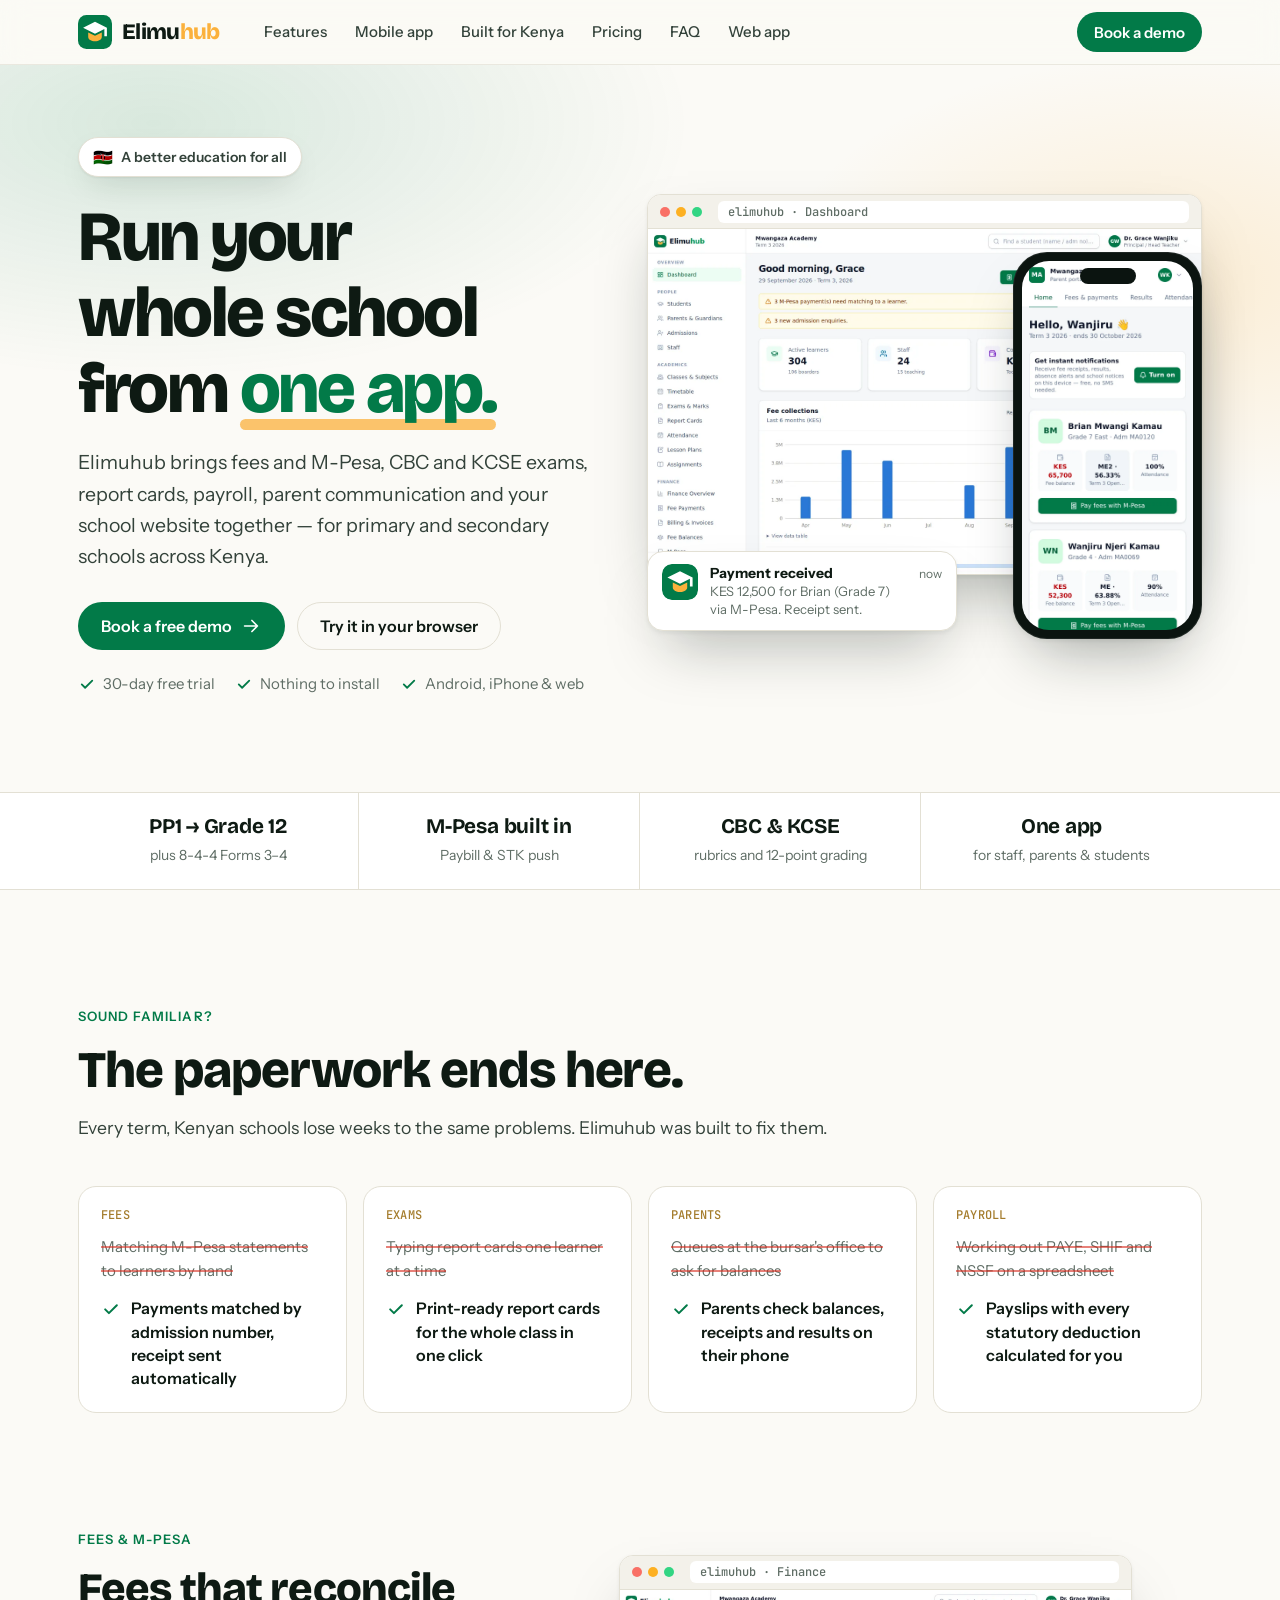
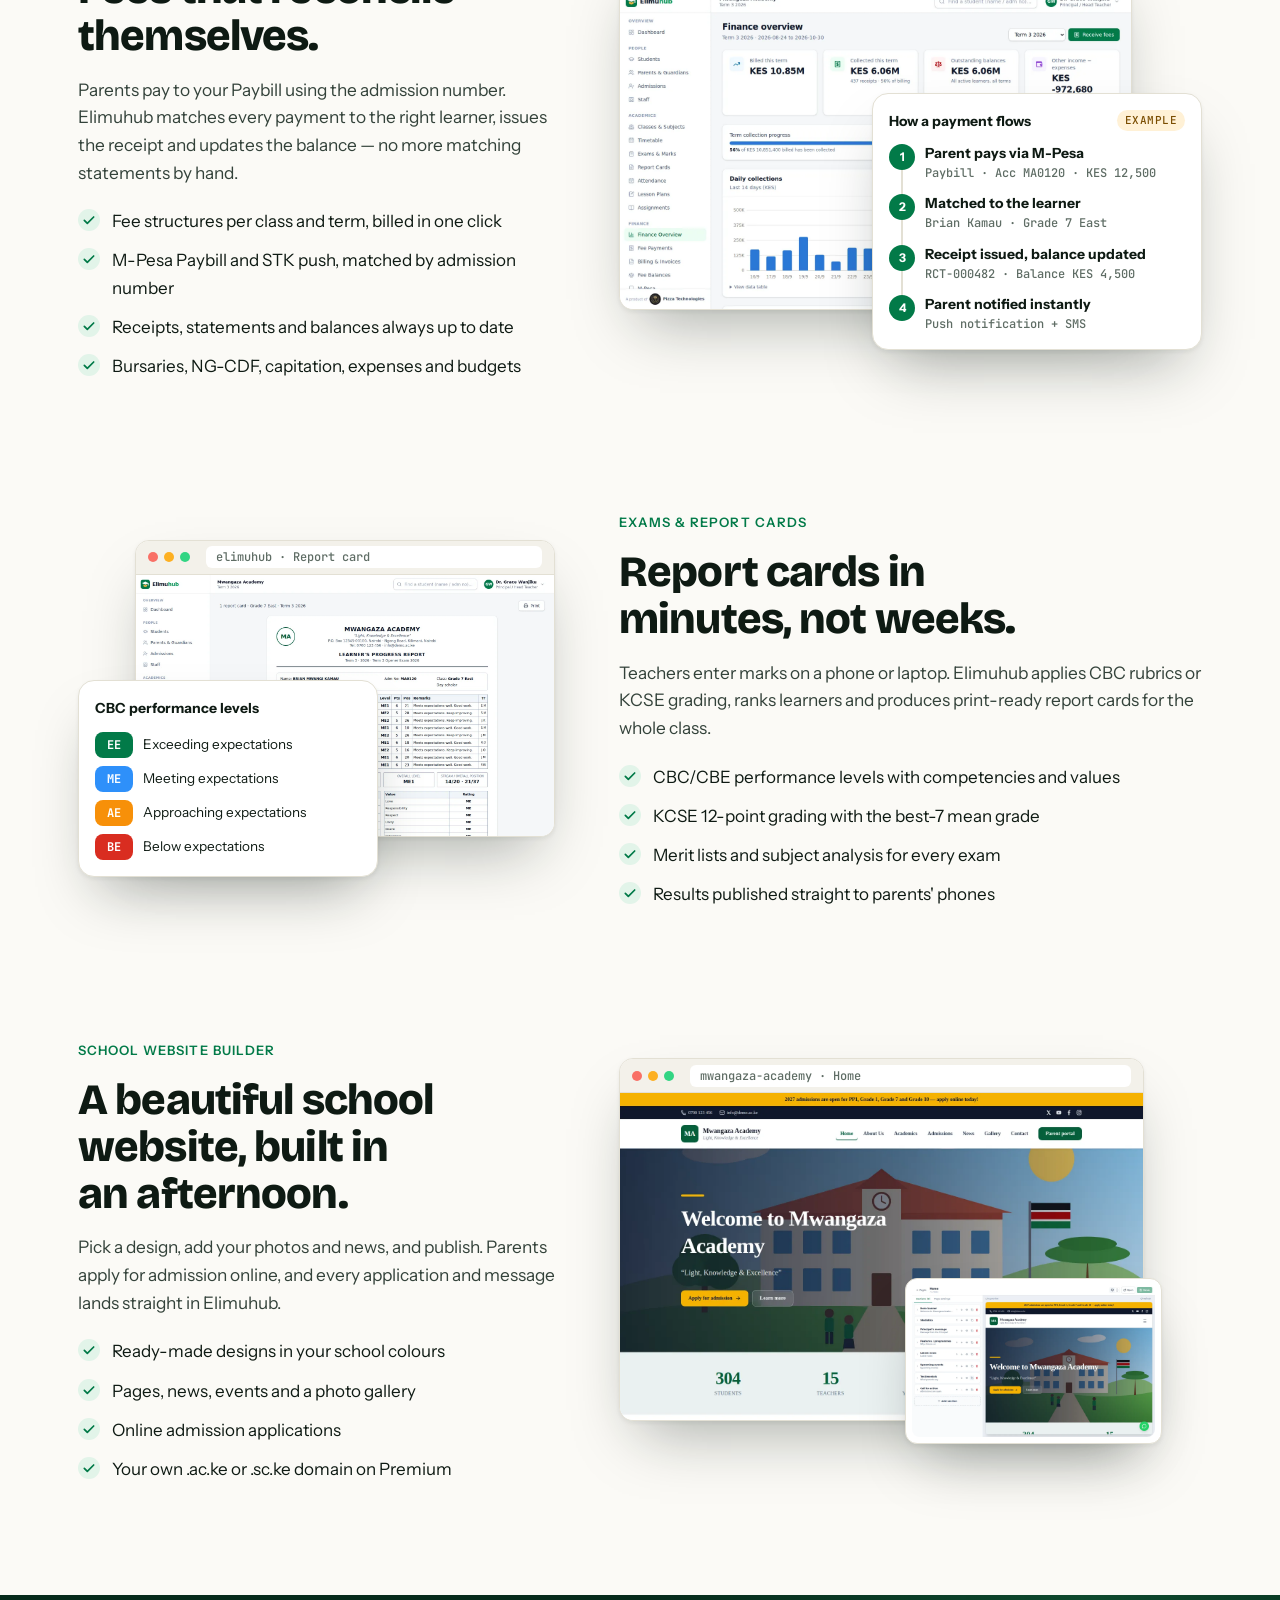
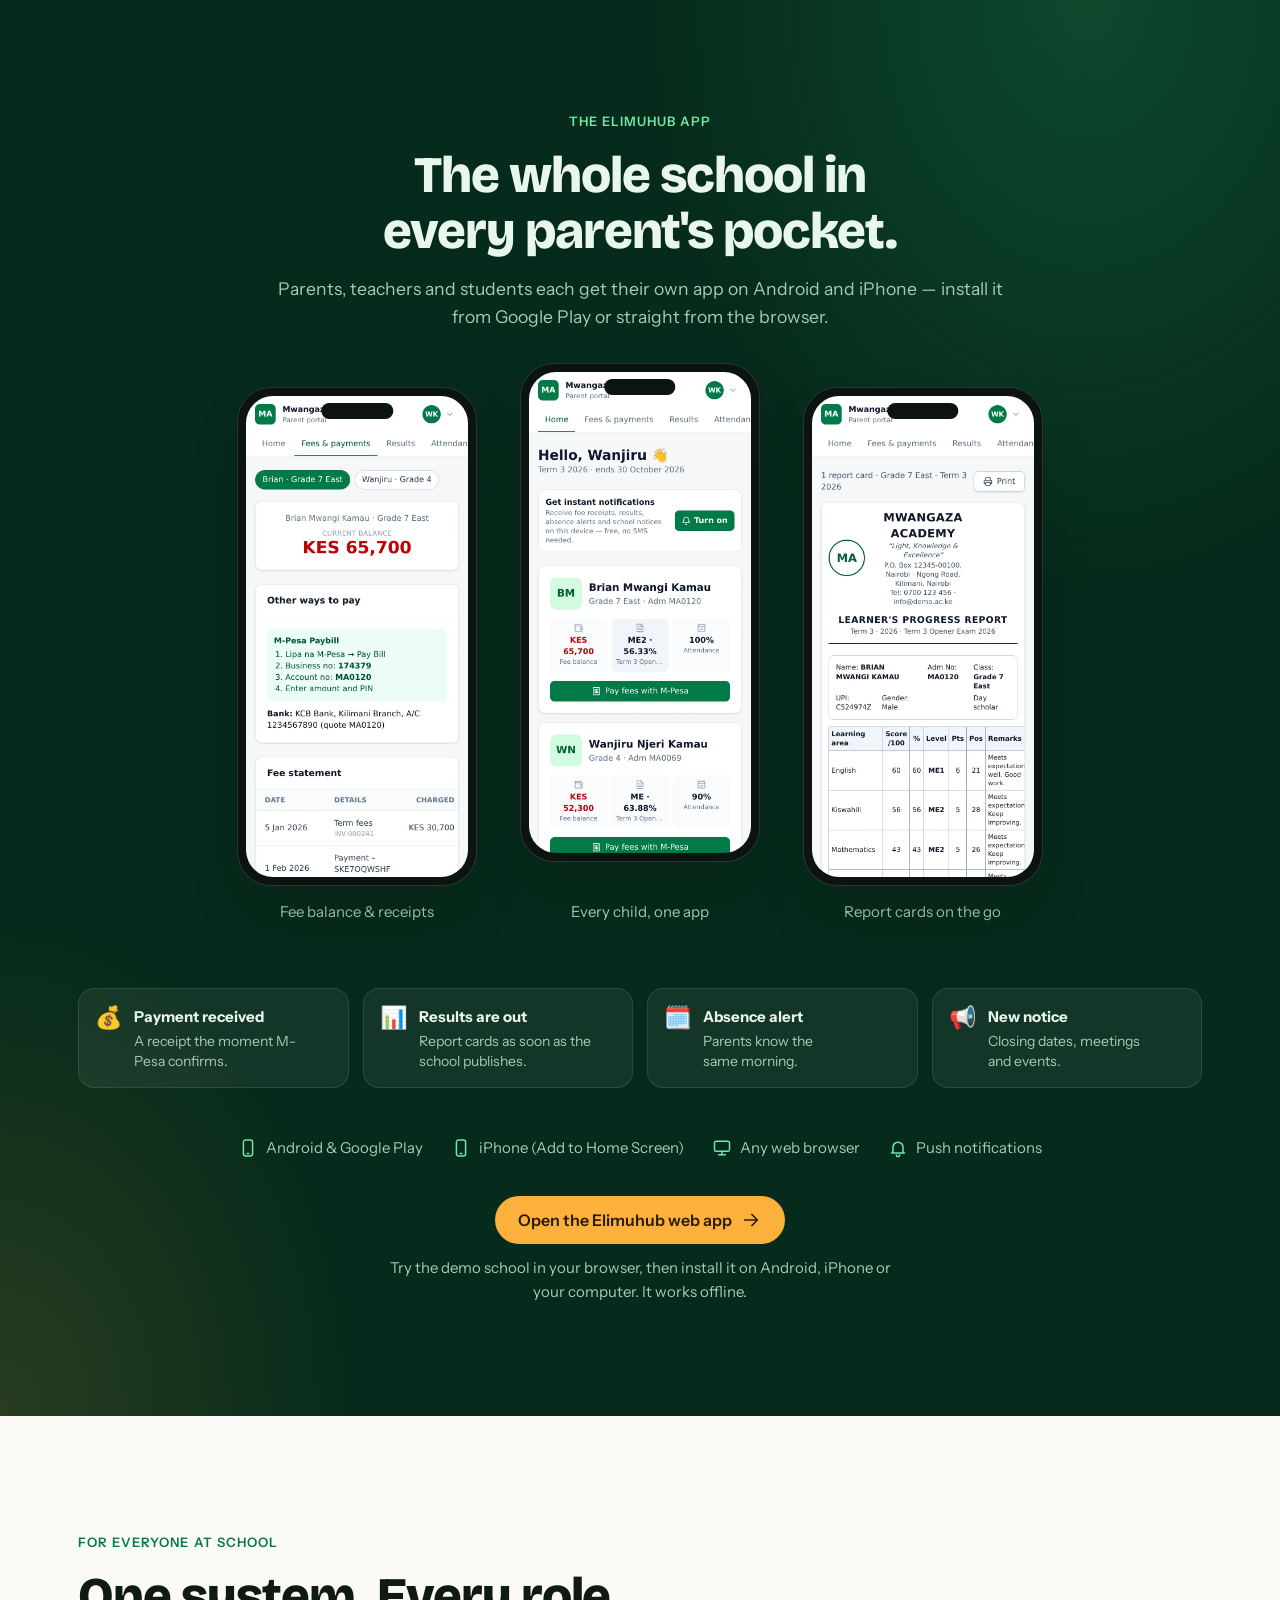
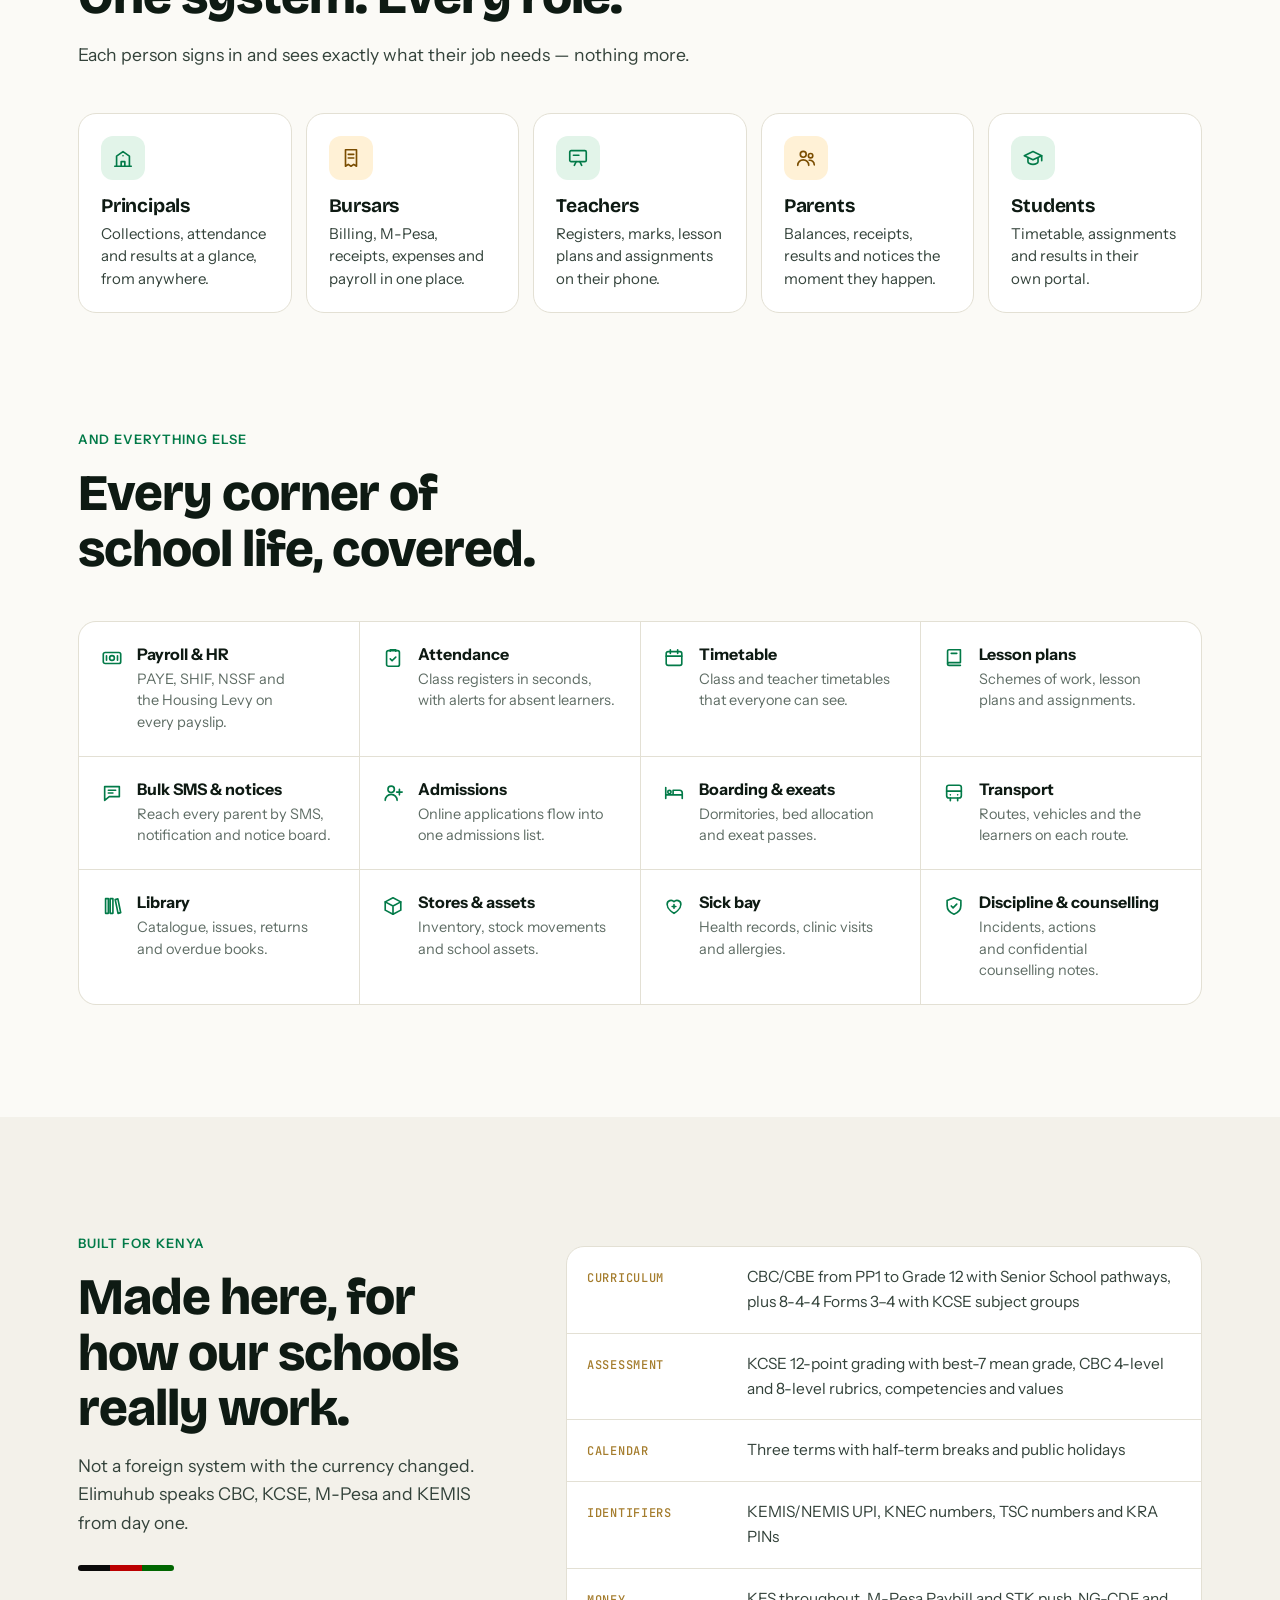
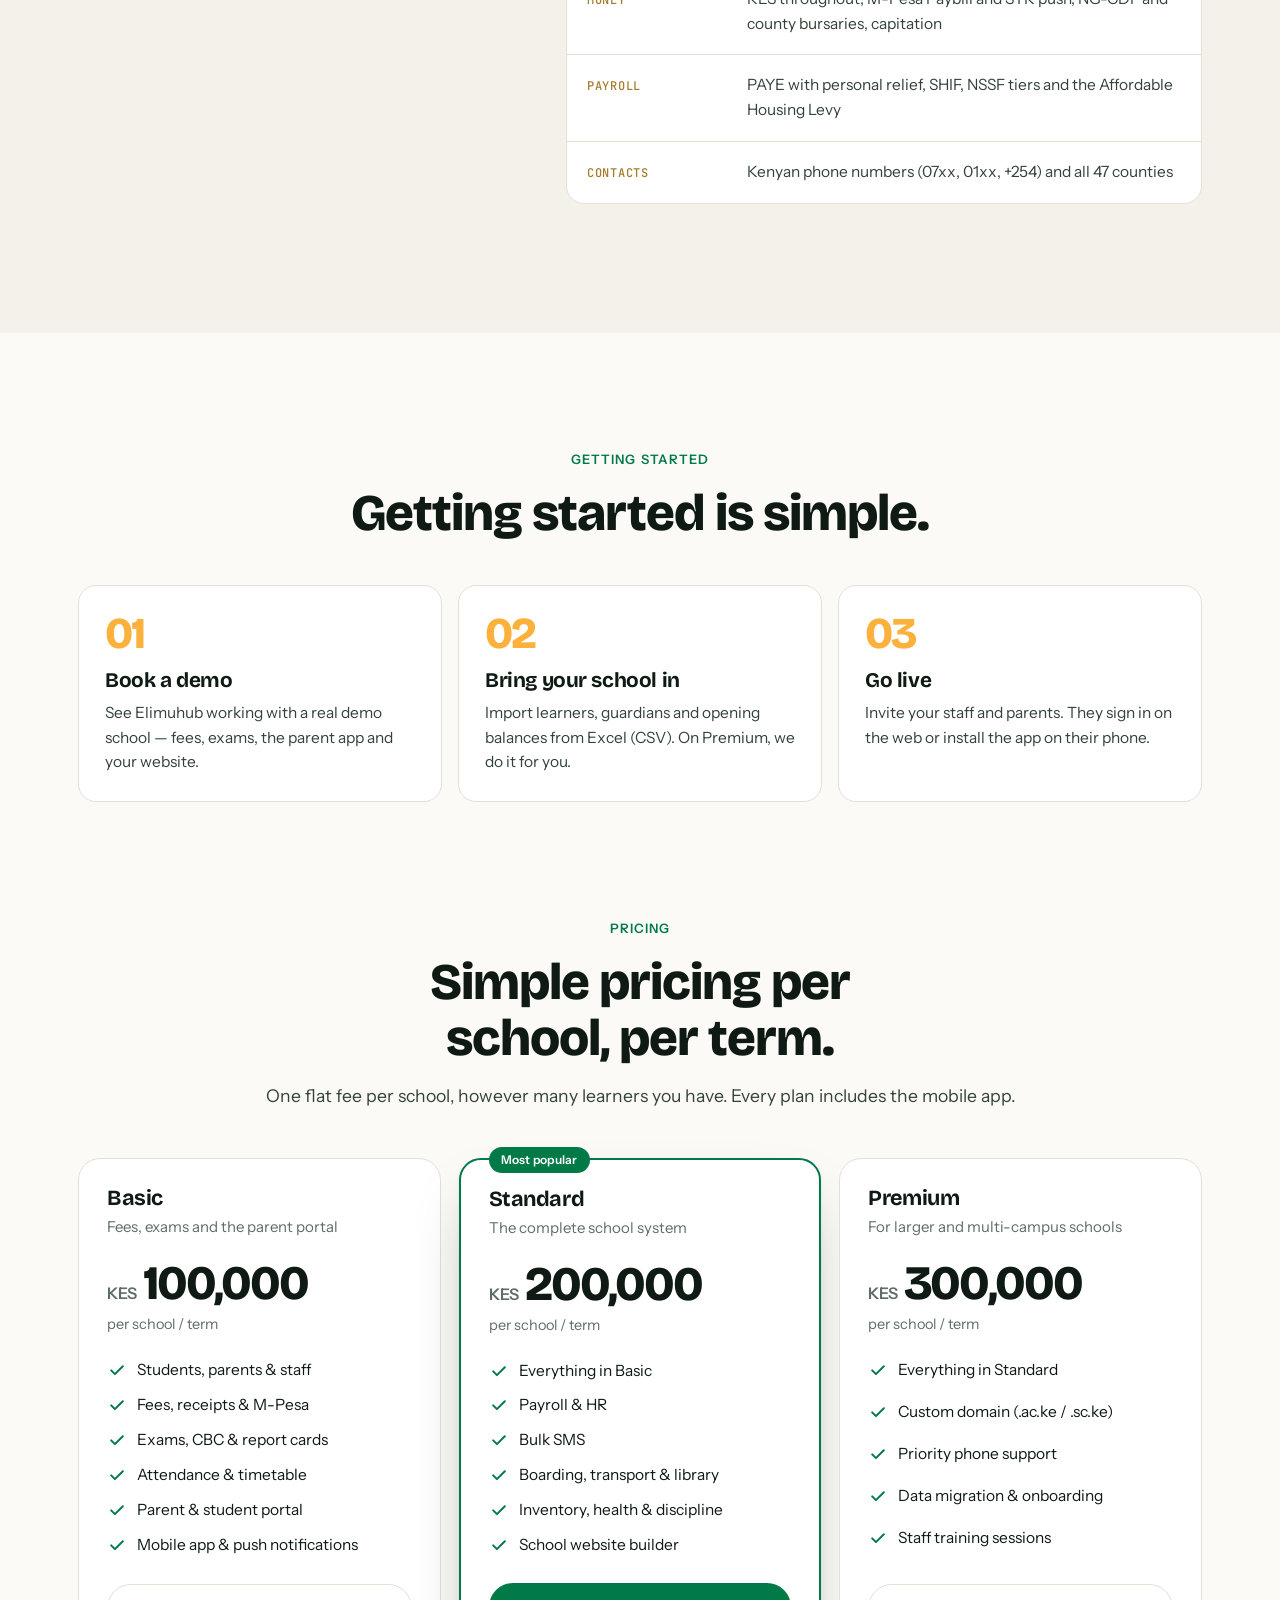
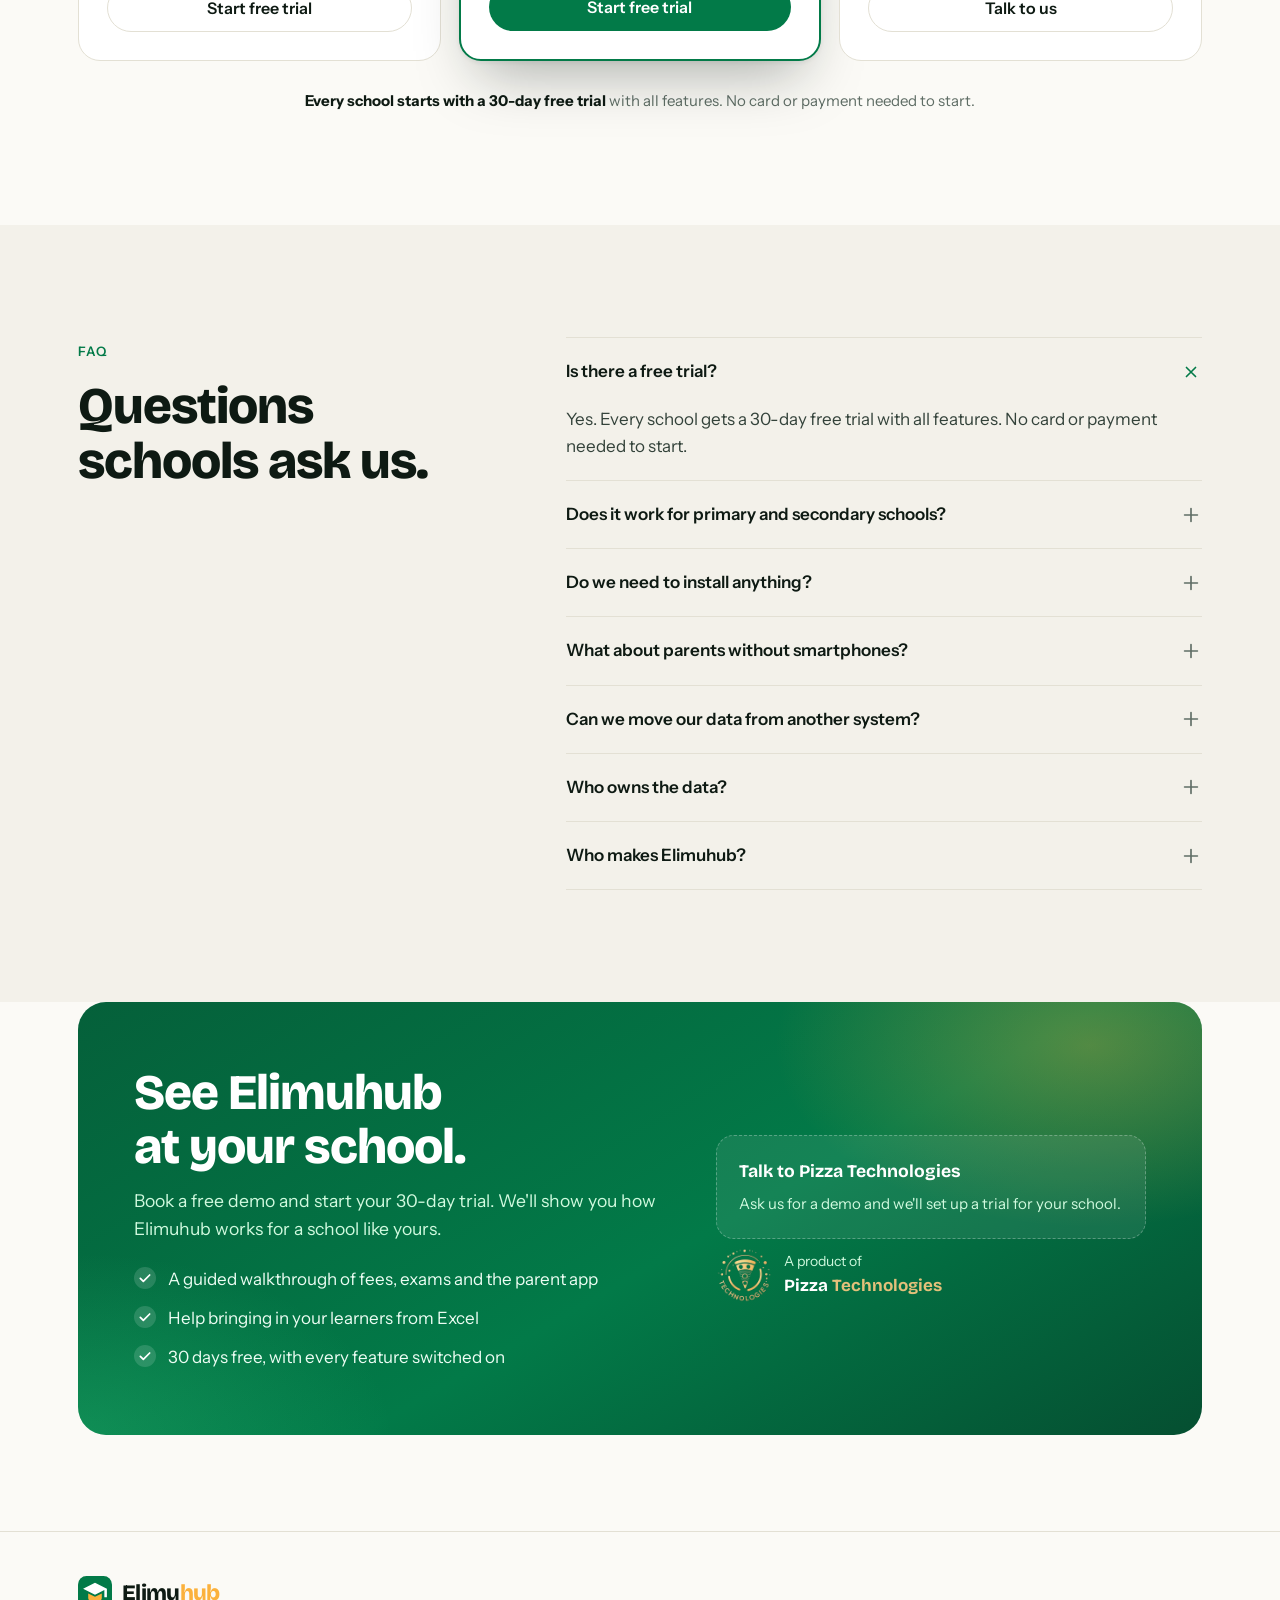
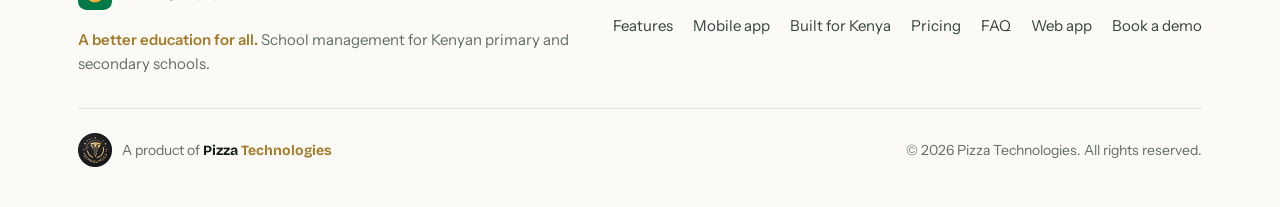
<file: index.html>
<!doctype html>
<html lang="en">
<head>
<meta charset="utf-8">
<meta name="viewport" content="width=device-width, initial-scale=1, viewport-fit=cover">
<title>Elimuhub — School management for Kenyan schools</title>
<meta name="description" content="Elimuhub — a better education for all. The school management system for Kenyan primary and secondary schools: fees and M-Pesa, CBC and KCSE exams, report cards, payroll, a parent app and a school website builder. A product of Pizza Technologies.">
<meta name="theme-color" content="#027a48">
<link rel="canonical" href="https://pizzatechies.github.io/elimuhb/">
<link rel="icon" href="favicon.svg" type="image/svg+xml">
<link rel="icon" href="icons/icon-192.png" type="image/png" sizes="192x192">
<link rel="apple-touch-icon" href="icons/apple-touch-icon.png">
<meta property="og:type" content="website">
<meta property="og:site_name" content="Elimuhub">
<meta property="og:title" content="Elimuhub — Run your whole school from one app">
<meta property="og:description" content="Fees & M-Pesa, CBC and KCSE report cards, payroll, a parent app and a school website builder — for primary and secondary schools across Kenya. A better education for all.">
<meta property="og:url" content="https://pizzatechies.github.io/elimuhb/">
<meta property="og:image" content="https://pizzatechies.github.io/elimuhb/og-image.jpg">
<meta property="og:image:width" content="1200">
<meta property="og:image:height" content="630">
<meta property="og:locale" content="en_KE">
<meta name="twitter:card" content="summary_large_image">
<meta name="twitter:title" content="Elimuhub — Run your whole school from one app">
<meta name="twitter:description" content="School management for Kenyan schools. A better education for all. A product of Pizza Technologies.">
<meta name="twitter:image" content="https://pizzatechies.github.io/elimuhb/og-image.jpg">
<meta name="author" content="Pizza Technologies">
<link rel="preconnect" href="https://fonts.googleapis.com">
<link rel="preconnect" href="https://fonts.gstatic.com" crossorigin>
<link href="https://fonts.googleapis.com/css2?family=Bricolage+Grotesque:opsz,wght@12..96,500;12..96,700;12..96,800&family=Instrument+Sans:wght@400;500;600;700&family=JetBrains+Mono:wght@500&display=swap" rel="stylesheet">
<style>
:root {
  --bg: #fbfaf6;
  --surface: #ffffff;
  --surface-2: #f3f1ea;
  --ink: #0e1a13;
  --ink-2: #33423a;
  --muted: #5f6d65;
  --line: #e3e0d4;
  --brand: #027a48;
  --brand-hover: #05603a;
  --brand-text: #027a48;
  --brand-soft: #e2f4e9;
  --accent: #fbb13c;
  --accent-soft: #fff1d6;
  --accent-ink: #7a4d00;
  --gold: #a47c2c;
  --band: #062a1b;
  --band-2: #0a3a26;
  --band-ink: #e9f6ee;
  --band-muted: #a8c9b6;
  --glow-1: rgba(2, 122, 72, 0.14);
  --glow-2: rgba(251, 177, 60, 0.18);
  --shadow: 0 1px 2px rgba(14, 26, 19, 0.06), 0 12px 32px -12px rgba(14, 26, 19, 0.22);
  --shadow-lg: 0 2px 4px rgba(14, 26, 19, 0.06), 0 30px 60px -20px rgba(14, 26, 19, 0.35);
  --lv-ee: #027a48; --lv-me: #2e90fa; --lv-ae: #f79009; --lv-be: #d92d20;
  --radius: 18px;
  --display: "Bricolage Grotesque", "Instrument Sans", system-ui, sans-serif;
  --body: "Instrument Sans", system-ui, -apple-system, "Segoe UI", Roboto, sans-serif;
  --mono: "JetBrains Mono", ui-monospace, SFMono-Regular, Menlo, monospace;
  color-scheme: light;
}
@media (prefers-color-scheme: dark) {
  :root:not([data-theme="light"]) {
    --bg: #09110d;
    --surface: #101a15;
    --surface-2: #15221b;
    --ink: #edf4ef;
    --ink-2: #c4d1c9;
    --muted: #8fa198;
    --line: #22322a;
    --brand-text: #4cd38a;
    --brand-soft: #0f2e1f;
    --accent-soft: #3a2a0c;
    --accent-ink: #fbc56a;
    --gold: #e3c07a;
    --band: #041d12;
    --band-2: #08301f;
    --glow-1: rgba(50, 213, 131, 0.12);
    --glow-2: rgba(251, 177, 60, 0.10);
    --shadow: 0 1px 2px rgba(0, 0, 0, 0.4), 0 12px 32px -12px rgba(0, 0, 0, 0.7);
    --shadow-lg: 0 2px 4px rgba(0, 0, 0, 0.4), 0 30px 60px -20px rgba(0, 0, 0, 0.8);
    color-scheme: dark;
  }
}
:root[data-theme="dark"] {
  --bg: #09110d;
  --surface: #101a15;
  --surface-2: #15221b;
  --ink: #edf4ef;
  --ink-2: #c4d1c9;
  --muted: #8fa198;
  --line: #22322a;
  --brand-text: #4cd38a;
  --brand-soft: #0f2e1f;
  --accent-soft: #3a2a0c;
  --accent-ink: #fbc56a;
  --gold: #e3c07a;
  --band: #041d12;
  --band-2: #08301f;
  --glow-1: rgba(50, 213, 131, 0.12);
  --glow-2: rgba(251, 177, 60, 0.10);
  --shadow: 0 1px 2px rgba(0, 0, 0, 0.4), 0 12px 32px -12px rgba(0, 0, 0, 0.7);
  --shadow-lg: 0 2px 4px rgba(0, 0, 0, 0.4), 0 30px 60px -20px rgba(0, 0, 0, 0.8);
  color-scheme: dark;
}

*, *::before, *::after { box-sizing: border-box; }
html { scroll-behavior: smooth; -webkit-text-size-adjust: 100%; }
@media (prefers-reduced-motion: reduce) { html { scroll-behavior: auto; } }
body {
  margin: 0;
  background: var(--bg);
  color: var(--ink);
  font-family: var(--body);
  font-size: 17px;
  line-height: 1.6;
  overflow-x: hidden;
  -webkit-font-smoothing: antialiased;
}
img { max-width: 100%; height: auto; display: block; }
a { color: inherit; }
h1, h2, h3 { font-family: var(--display); margin: 0; letter-spacing: -0.02em; line-height: 1.08; text-wrap: balance; }
p { margin: 0; text-wrap: pretty; }
ul { margin: 0; padding: 0; list-style: none; }
.sr-only { position: absolute; width: 1px; height: 1px; overflow: hidden; clip: rect(0 0 0 0); white-space: nowrap; }
.wrap { width: 100%; max-width: 1180px; margin: 0 auto; padding: 0 16px; }
@media (min-width: 720px) { .wrap { padding: 0 28px; } }
section { scroll-margin-top: 76px; }
.ico { width: 22px; height: 22px; fill: none; stroke: currentColor; stroke-width: 1.8; stroke-linecap: round; stroke-linejoin: round; flex: none; }

/* ---------- buttons ---------- */
.btn {
  display: inline-flex; align-items: center; justify-content: center; gap: 8px;
  min-height: 48px; padding: 0 22px; border-radius: 999px;
  font: 600 16px/1 var(--body); text-decoration: none; cursor: pointer; white-space: nowrap;
  border: 1px solid transparent; transition: background-color .15s, transform .15s, border-color .15s;
}
.btn:active { transform: translateY(1px); }
.btn-primary { background: var(--brand); color: #fff; }
.btn-primary:hover { background: var(--brand-hover); }
.btn-ghost { background: transparent; color: var(--ink); border-color: var(--line); }
.btn-ghost:hover { border-color: var(--ink-2); }
.btn-accent { background: var(--accent); color: #2b1b00; }
.btn-accent:hover { background: #f59e0b; }
.btn-sm { min-height: 40px; padding: 0 16px; font-size: 15px; }
.btn:focus-visible, a:focus-visible, summary:focus-visible, button:focus-visible { outline: 3px solid var(--accent); outline-offset: 3px; }

/* ---------- header ---------- */
.site-header {
  position: sticky; top: env(safe-area-inset-top, 0px); z-index: 50;
  background: color-mix(in srgb, var(--bg) 82%, transparent);
  -webkit-backdrop-filter: saturate(1.4) blur(14px); backdrop-filter: saturate(1.4) blur(14px);
  border-bottom: 1px solid color-mix(in srgb, var(--line) 70%, transparent);
}
.site-header .wrap { display: flex; align-items: center; gap: 20px; height: 64px; }
.logo { display: inline-flex; align-items: center; gap: 10px; text-decoration: none; font: 800 22px/1 var(--display); letter-spacing: -0.03em; color: var(--ink); }
.logo svg { width: 34px; height: 34px; flex: none; }
.logo b { color: var(--accent); font-weight: 800; }
.nav { display: none; gap: 4px; margin-left: 12px; }
.nav a { text-decoration: none; color: var(--ink-2); font-weight: 500; font-size: 15px; padding: 8px 12px; border-radius: 999px; }
.nav a:hover { color: var(--ink); background: var(--surface-2); }
.site-header .btn { margin-left: auto; }
@media (min-width: 860px) { .nav { display: flex; } }

/* ---------- hero ---------- */
.hero { position: relative; padding: 48px 0 72px; overflow: hidden; }
.hero::before {
  content: ""; position: absolute; inset: 0; z-index: -1;
  background:
    radial-gradient(60% 50% at 12% 8%, var(--glow-1), transparent 70%),
    radial-gradient(45% 45% at 92% 30%, var(--glow-2), transparent 70%);
}
.hero-grid { display: grid; gap: 48px; align-items: center; }
@media (min-width: 980px) { .hero { padding: 72px 0 96px; } .hero-grid { grid-template-columns: minmax(0, 1fr) minmax(0, 1.08fr); gap: 56px; } }
.eyebrow {
  display: inline-flex; align-items: center; gap: 8px;
  font: 600 13px/1 var(--body); letter-spacing: .08em; text-transform: uppercase;
  color: var(--brand-text);
}
.chip {
  display: inline-flex; align-items: center; gap: 8px; padding: 8px 14px; border-radius: 999px;
  background: var(--surface); border: 1px solid var(--line); box-shadow: var(--shadow);
  font-weight: 600; font-size: 14px; color: var(--ink-2);
}
.chip .flag { font-size: 16px; line-height: 1; }
.hero h1 { margin-top: 22px; font-size: clamp(2.5rem, 7.2vw, 4.4rem); font-weight: 800; letter-spacing: -0.035em; }
.hero h1 em { font-style: normal; color: var(--brand-text); position: relative; white-space: nowrap; }
.hero h1 em::after {
  content: ""; position: absolute; left: 0; right: 0; bottom: .02em; height: .16em; border-radius: 99px;
  background: var(--accent); opacity: .75; z-index: -1;
}
.hero .lede { margin-top: 20px; font-size: clamp(1.05rem, 2.2vw, 1.22rem); color: var(--ink-2); max-width: 36em; }
.hero-cta { margin-top: 30px; display: flex; flex-wrap: wrap; gap: 12px; }
.hero-notes { margin-top: 22px; display: flex; flex-wrap: wrap; gap: 8px 20px; color: var(--muted); font-size: 15px; }
.hero-notes li { display: inline-flex; align-items: center; gap: 7px; }
.hero-notes .ico { width: 18px; height: 18px; color: var(--brand-text); stroke-width: 2.4; }

.hero-visual { position: relative; padding-bottom: 64px; }
.browser {
  margin: 0; border-radius: 14px; overflow: hidden; background: var(--surface);
  border: 1px solid var(--line); box-shadow: var(--shadow-lg);
}
.browser-bar { display: flex; align-items: center; gap: 6px; height: 34px; padding: 0 12px; background: var(--surface-2); border-bottom: 1px solid var(--line); }
.browser-bar i { width: 10px; height: 10px; border-radius: 50%; background: var(--line); }
.browser-bar i:nth-child(1) { background: #f97066; } .browser-bar i:nth-child(2) { background: #fdb022; } .browser-bar i:nth-child(3) { background: #32d583; }
.browser-bar span { margin-left: 10px; flex: 1; min-width: 0; height: 22px; border-radius: 6px; background: var(--surface); color: var(--muted); font: 500 12px/22px var(--mono); padding: 0 10px; overflow: hidden; white-space: nowrap; text-overflow: ellipsis; }
.phone {
  margin: 0; position: relative; width: 100%; max-width: 250px; border-radius: 34px; padding: 8px;
  background: #0b1410; box-shadow: var(--shadow-lg); border: 1px solid rgba(255,255,255,.08);
}
.phone::before { content: ""; position: absolute; top: 15px; left: 50%; transform: translateX(-50%); width: 30%; height: 16px; border-radius: 99px; background: #0b1410; z-index: 2; }
.phone img { border-radius: 27px; width: 100%; aspect-ratio: 390 / 844; object-fit: cover; object-position: top; }
.hero-visual .phone { position: absolute; right: 0; bottom: 0; width: 34%; min-width: 118px; max-width: 220px; }
.toast {
  position: absolute; left: 0; bottom: 8px; width: min(310px, 62%);
  display: flex; gap: 12px; align-items: flex-start; padding: 12px 14px; border-radius: 16px;
  background: var(--surface); border: 1px solid var(--line); box-shadow: var(--shadow-lg);
}
.toast .app-ico { width: 36px; height: 36px; border-radius: 10px; flex: none; }
.toast strong { display: block; font-size: 14px; line-height: 1.3; }
.toast p { font-size: 13px; line-height: 1.4; color: var(--muted); }
.toast .when { margin-left: auto; font-size: 12px; color: var(--muted); white-space: nowrap; }
@media (max-width: 520px) {
  .toast { width: 70%; padding: 10px 12px; gap: 10px; }
  .toast .app-ico { width: 30px; height: 30px; }
  .toast .when { display: none; }
}

/* ---------- facts strip ---------- */
.facts { border-block: 1px solid var(--line); background: var(--surface); }
.facts ul { display: grid; grid-template-columns: repeat(2, minmax(0, 1fr)); }
.facts li { padding: 22px 12px; text-align: center; border-right: 1px solid var(--line); border-bottom: 1px solid var(--line); }
.facts li:nth-child(2n) { border-right: 0; }
.facts li:nth-last-child(-n+2) { border-bottom: 0; }
.facts strong { display: block; font: 700 clamp(1.05rem, 2.4vw, 1.3rem)/1.2 var(--display); letter-spacing: -0.01em; }
.facts span { display: block; margin-top: 4px; font-size: 14px; color: var(--muted); }
@media (min-width: 860px) {
  .facts ul { grid-template-columns: repeat(4, minmax(0, 1fr)); }
  .facts li { border-bottom: 0; }
  .facts li:nth-child(2n) { border-right: 1px solid var(--line); }
  .facts li:last-child { border-right: 0; }
}

/* ---------- section scaffolding ---------- */
.section { padding: 80px 0; }
@media (min-width: 980px) { .section { padding: 112px 0; } }
.section-head { max-width: 760px; }
.section-head.center { margin: 0 auto; text-align: center; }
.section-head h2 { margin-top: 14px; font-size: clamp(2rem, 5vw, 3.2rem); font-weight: 800; }
.section-head p { margin-top: 16px; font-size: 1.1rem; color: var(--ink-2); }

/* ---------- pain points ---------- */
.pains { margin-top: 44px; display: grid; gap: 16px; grid-template-columns: minmax(0, 1fr); }
@media (min-width: 720px) { .pains { grid-template-columns: repeat(2, minmax(0, 1fr)); } }
@media (min-width: 1080px) { .pains { grid-template-columns: repeat(4, minmax(0, 1fr)); } }
.pain { background: var(--surface); border: 1px solid var(--line); border-radius: var(--radius); padding: 22px; display: flex; flex-direction: column; gap: 14px; }
.pain .before { color: var(--muted); font-size: 15px; text-decoration: line-through; text-decoration-color: color-mix(in srgb, var(--lv-be) 60%, transparent); text-decoration-thickness: 1.5px; }
.pain .after { font-weight: 600; font-size: 16px; line-height: 1.45; display: flex; gap: 10px; }
.pain .after .ico { color: var(--brand-text); stroke-width: 2.4; width: 20px; height: 20px; margin-top: 2px; }
.pain .tag { font: 500 12px/1 var(--mono); color: var(--gold); letter-spacing: .02em; text-transform: uppercase; }

/* ---------- spotlights ---------- */
.spot { display: grid; gap: 40px; align-items: center; }
.spot + .spot { margin-top: 96px; }
@media (min-width: 980px) {
  .spot { grid-template-columns: minmax(0, 0.9fr) minmax(0, 1.1fr); gap: 64px; }
  .spot.flip .spot-text { order: 2; }
  .spot + .spot { margin-top: 128px; }
}
.spot h3 { margin-top: 14px; font-size: clamp(1.8rem, 4.2vw, 2.7rem); font-weight: 800; }
.spot-text > p { margin-top: 16px; font-size: 1.08rem; color: var(--ink-2); }
.ticks { margin-top: 22px; display: grid; gap: 12px; }
.ticks li { display: flex; gap: 12px; align-items: flex-start; }
.ticks .ico { width: 22px; height: 22px; padding: 3px; border-radius: 50%; background: var(--brand-soft); color: var(--brand-text); stroke-width: 2.6; margin-top: 1px; }
.spot-media { position: relative; padding-bottom: 40px; }
.float-card {
  position: absolute; background: var(--surface); border: 1px solid var(--line); border-radius: 16px;
  box-shadow: var(--shadow-lg); padding: 16px;
}
.flow { right: 0; bottom: 0; width: min(330px, 82%); }
.flow-head { display: flex; align-items: center; justify-content: space-between; gap: 10px; font-weight: 700; font-size: 14px; }
.pill { font: 500 11px/1 var(--mono); letter-spacing: .04em; text-transform: uppercase; padding: 5px 8px; border-radius: 99px; background: var(--accent-soft); color: var(--accent-ink); }
.flow ol { margin: 12px 0 0; padding: 0; list-style: none; display: grid; gap: 0; }
.flow li { display: grid; grid-template-columns: 26px minmax(0, 1fr); gap: 10px; position: relative; padding-bottom: 12px; }
.flow li:last-child { padding-bottom: 0; }
.flow li::before { content: ""; position: absolute; left: 12px; top: 26px; bottom: 0; width: 2px; background: var(--line); }
.flow li:last-child::before { display: none; }
.flow .n { width: 26px; height: 26px; border-radius: 50%; display: grid; place-items: center; background: var(--brand); color: #fff; font: 700 12px/1 var(--body); }
.flow strong { display: block; font-size: 14px; line-height: 1.35; }
.flow code { display: block; margin-top: 2px; font: 500 12px/1.45 var(--mono); color: var(--muted); overflow-wrap: anywhere; }
.levels { left: 0; bottom: 0; width: min(300px, 80%); }
.levels .flow-head { margin-bottom: 12px; }
.lv { display: grid; grid-template-columns: 38px minmax(0, 1fr); gap: 10px; align-items: center; font-size: 13.5px; }
.lv + .lv { margin-top: 8px; }
.lv b { display: grid; place-items: center; height: 26px; border-radius: 8px; color: #fff; font: 700 12px/1 var(--mono); }
.editor-mini { right: 0; bottom: 0; width: 44%; min-width: 150px; padding: 6px; border-radius: 12px; }
.editor-mini img { border-radius: 8px; }
@media (max-width: 719px) {
  .spot-media { padding-bottom: 0; }
  .spot-media > .browser { margin-left: 0 !important; margin-right: 0 !important; }
  .float-card.flow, .float-card.levels { position: relative; left: auto; right: auto; bottom: auto; width: auto; margin: -32px 14px 0; }
  .editor-mini { bottom: -24px; }
  .spot-media:has(.editor-mini) { padding-bottom: 24px; }
}

/* ---------- app band ---------- */
.band { background: var(--band); color: var(--band-ink); position: relative; overflow: hidden; }
.band::before {
  content: ""; position: absolute; inset: 0;
  background: radial-gradient(50% 60% at 85% 0%, rgba(50, 213, 131, .18), transparent 70%), radial-gradient(40% 50% at 0% 100%, rgba(251, 177, 60, .14), transparent 70%);
}
.band .wrap { position: relative; }
.band .eyebrow { color: #6ee7a8; }
.band .section-head p { color: var(--band-muted); }
.phones { margin-top: 56px; display: grid; grid-template-columns: repeat(3, minmax(0, 1fr)); gap: 12px; align-items: end; max-width: 820px; margin-inline: auto; }
.phones figure { margin: 0; display: flex; flex-direction: column; align-items: center; gap: 14px; }
.phones .phone { max-width: 240px; border-color: rgba(255,255,255,.14); }
.phones figure:nth-child(2) .phone { transform: translateY(-24px); }
.phones figcaption { font-size: 14px; color: var(--band-muted); text-align: center; }
@media (min-width: 720px) { .phones { gap: 28px; } .phones figcaption { font-size: 15px; } }
@media (max-width: 480px) { .phones .phone { border-radius: 22px; padding: 5px; } .phones .phone img { border-radius: 18px; } .phones .phone::before { top: 9px; height: 9px; } }
.notes-grid { margin-top: 64px; display: grid; gap: 14px; grid-template-columns: minmax(0, 1fr); }
@media (min-width: 720px) { .notes-grid { grid-template-columns: repeat(2, minmax(0, 1fr)); } }
@media (min-width: 1080px) { .notes-grid { grid-template-columns: repeat(4, minmax(0, 1fr)); } }
.note { display: flex; gap: 12px; padding: 16px; border-radius: 16px; background: rgba(255,255,255,.06); border: 1px solid rgba(255,255,255,.1); }
.note .emo { font-size: 22px; line-height: 1.2; }
.note strong { display: block; font-size: 15px; }
.note p { font-size: 14px; color: var(--band-muted); line-height: 1.45; margin-top: 2px; }
.install-row { margin-top: 48px; display: flex; flex-wrap: wrap; gap: 12px 28px; justify-content: center; color: var(--band-muted); font-size: 15px; }
.install-row span { display: inline-flex; align-items: center; gap: 8px; }
.install-row .ico { color: #6ee7a8; width: 20px; height: 20px; }
.band-cta { margin-top: 36px; display: flex; flex-direction: column; align-items: center; gap: 12px; text-align: center; }
.band-cta p { color: var(--band-muted); font-size: 15px; max-width: 34em; }

/* ---------- roles ---------- */
.roles { margin-top: 44px; display: grid; gap: 14px; grid-template-columns: minmax(0, 1fr); }
@media (min-width: 640px) { .roles { grid-template-columns: repeat(2, minmax(0, 1fr)); } }
@media (min-width: 1080px) { .roles { grid-template-columns: repeat(5, minmax(0, 1fr)); } }
.role { padding: 22px; border-radius: var(--radius); background: var(--surface); border: 1px solid var(--line); }
.role .badge { width: 44px; height: 44px; border-radius: 12px; display: grid; place-items: center; background: var(--brand-soft); color: var(--brand-text); }
.role:nth-child(2n) .badge { background: var(--accent-soft); color: var(--accent-ink); }
.role h3 { margin-top: 16px; font-size: 1.2rem; font-weight: 700; letter-spacing: -0.01em; }
.role p { margin-top: 6px; font-size: 15px; color: var(--ink-2); line-height: 1.5; }

/* ---------- module grid ---------- */
.modules { margin-top: 44px; display: grid; gap: 1px; grid-template-columns: minmax(0, 1fr); background: var(--line); border: 1px solid var(--line); border-radius: var(--radius); overflow: hidden; }
@media (min-width: 640px) { .modules { grid-template-columns: repeat(2, minmax(0, 1fr)); } }
@media (min-width: 980px) { .modules { grid-template-columns: repeat(4, minmax(0, 1fr)); } }
.module { background: var(--surface); padding: 22px; display: flex; gap: 14px; }
.module .ico { color: var(--brand-text); margin-top: 3px; }
.module h3 { font: 700 16px/1.3 var(--body); letter-spacing: 0; }
.module p { margin-top: 4px; font-size: 14.5px; line-height: 1.5; color: var(--muted); }

/* ---------- Kenya ---------- */
.kenya { background: var(--surface-2); }
.kenya-grid { display: grid; gap: 40px; }
@media (min-width: 980px) { .kenya-grid { grid-template-columns: minmax(0, .8fr) minmax(0, 1.2fr); gap: 64px; align-items: start; } }
.kenya-list { background: var(--surface); border: 1px solid var(--line); border-radius: var(--radius); overflow: hidden; }
.kenya-list div { display: grid; grid-template-columns: minmax(0, 1fr); gap: 4px; padding: 18px 20px; }
.kenya-list div + div { border-top: 1px solid var(--line); }
.kenya-list dt { font: 500 12px/1.4 var(--mono); text-transform: uppercase; letter-spacing: .06em; color: var(--gold); }
.kenya-list dd { margin: 0; font-size: 15.5px; color: var(--ink-2); }
@media (min-width: 640px) { .kenya-list div { grid-template-columns: 140px minmax(0, 1fr); gap: 20px; align-items: baseline; } }
.flag-stripe { display: flex; height: 6px; width: 96px; border-radius: 99px; overflow: hidden; margin-top: 28px; }
.flag-stripe i { flex: 1; }

/* ---------- steps ---------- */
.steps { margin-top: 44px; display: grid; gap: 16px; grid-template-columns: minmax(0, 1fr); counter-reset: step; }
@media (min-width: 860px) { .steps { grid-template-columns: repeat(3, minmax(0, 1fr)); } }
.step { padding: 26px; border-radius: var(--radius); border: 1px solid var(--line); background: var(--surface); position: relative; }
.step::before { counter-increment: step; content: "0" counter(step); font: 800 44px/1 var(--display); color: var(--accent); letter-spacing: -0.04em; }
.step h3 { margin-top: 14px; font-size: 1.3rem; font-weight: 700; }
.step p { margin-top: 8px; color: var(--ink-2); font-size: 15.5px; }

/* ---------- pricing ---------- */
.plans { margin-top: 48px; display: grid; gap: 18px; grid-template-columns: minmax(0, 1fr); align-items: stretch; }
@media (min-width: 900px) { .plans { grid-template-columns: repeat(3, minmax(0, 1fr)); } }
.plan { position: relative; display: flex; flex-direction: column; padding: 28px; border-radius: 22px; background: var(--surface); border: 1px solid var(--line); }
.plan.popular { border: 2px solid var(--brand); box-shadow: var(--shadow-lg); }
.plan .ribbon { position: absolute; top: -13px; left: 28px; background: var(--brand); color: #fff; font: 600 12px/1 var(--body); padding: 7px 12px; border-radius: 99px; letter-spacing: .02em; }
.plan h3 { font-size: 1.35rem; font-weight: 700; }
.plan .tagline { margin-top: 4px; color: var(--muted); font-size: 15px; }
.price { margin-top: 20px; display: flex; align-items: baseline; gap: 6px; flex-wrap: wrap; }
.price .cur { font: 600 16px/1 var(--body); color: var(--muted); }
.price .amt { font: 800 clamp(40px, 5vw, 48px)/1 var(--display); letter-spacing: -0.04em; }
.price .per { font-size: 14.5px; color: var(--muted); }
.plan ul { margin-top: 22px; display: grid; gap: 10px; flex: 1; }
.plan li { display: flex; gap: 10px; font-size: 15.5px; }
.plan li .ico { width: 20px; height: 20px; color: var(--brand-text); stroke-width: 2.4; margin-top: 2px; }
.plan .btn { margin-top: 26px; width: 100%; }
.trial-note { margin-top: 28px; text-align: center; color: var(--muted); font-size: 15px; }
.trial-note strong { color: var(--ink); }

/* ---------- FAQ ---------- */
.faq-grid { display: grid; gap: 40px; }
@media (min-width: 980px) { .faq-grid { grid-template-columns: minmax(0, .8fr) minmax(0, 1.2fr); gap: 64px; } }
.faq details { border-bottom: 1px solid var(--line); }
.faq details:first-child { border-top: 1px solid var(--line); }
.faq summary { cursor: pointer; list-style: none; display: flex; align-items: center; justify-content: space-between; gap: 16px; padding: 20px 0; font-weight: 600; font-size: 17px; }
.faq summary::-webkit-details-marker { display: none; }
.faq summary .ico { transition: transform .2s; color: var(--muted); }
.faq details[open] summary .ico { transform: rotate(45deg); color: var(--brand-text); }
.faq details p { padding: 0 0 20px; color: var(--ink-2); max-width: 60ch; }

/* ---------- contact CTA ---------- */
.cta { padding: 0 0 96px; }
.cta-card {
  position: relative; overflow: hidden; border-radius: 28px; padding: 48px 22px;
  background: linear-gradient(150deg, #05603a 0%, #027a48 55%, #054f31 100%); color: #fff;
}
.cta-card::before { content: ""; position: absolute; inset: 0; background: radial-gradient(40% 60% at 90% 10%, rgba(251,177,60,.32), transparent 70%), radial-gradient(40% 60% at 0% 100%, rgba(50,213,131,.28), transparent 70%); }
.cta-inner { position: relative; display: grid; gap: 36px; }
@media (min-width: 720px) { .cta-card { padding: 64px 56px; } }
@media (min-width: 980px) { .cta-inner { grid-template-columns: minmax(0, 1.1fr) minmax(0, .9fr); align-items: center; gap: 56px; } }
.cta h2 { font-size: clamp(2rem, 5vw, 3.1rem); font-weight: 800; }
.cta .lede { margin-top: 14px; color: #d1fadf; font-size: 1.1rem; }
.cta .ticks li { color: #ecfdf3; }
.cta .ticks .ico { background: rgba(255,255,255,.14); color: #fff; }
.contact-tiles { display: grid; gap: 12px; }
.tile {
  display: flex; align-items: center; gap: 14px; padding: 16px 18px; border-radius: 16px;
  background: rgba(255,255,255,.1); border: 1px solid rgba(255,255,255,.18); color: #fff; text-decoration: none;
  min-width: 0;
}
a.tile:hover { background: rgba(255,255,255,.16); }
.tile .ico { width: 24px; height: 24px; color: var(--accent); }
.tile small { display: block; font-size: 12.5px; color: #a6f4c5; text-transform: uppercase; letter-spacing: .06em; font-weight: 600; }
.tile span { display: block; font-weight: 600; font-size: 16px; overflow-wrap: anywhere; }
.tile .copy { margin-left: auto; flex: none; background: rgba(255,255,255,.14); color: #fff; border: 0; border-radius: 99px; padding: 8px 12px; font: 600 13px/1 var(--body); cursor: pointer; }
.tile .copy:hover { background: rgba(255,255,255,.24); }
.contact-empty { padding: 22px; border-radius: 18px; background: rgba(255,255,255,.08); border: 1px dashed rgba(255,255,255,.28); color: #d1fadf; }
.contact-empty strong { display: block; color: #fff; font-size: 1.1rem; font-family: var(--display); }
.contact-empty p { margin-top: 6px; font-size: 15px; }
.maker { display: flex; align-items: center; gap: 12px; margin-top: 8px; color: #d1fadf; font-size: 14px; }
.maker img { width: 56px; height: 56px; }
.maker b { color: #fff; font-family: var(--display); font-size: 17px; }
.maker b span { color: #e3c07a; }

/* ---------- footer ---------- */
.site-footer { border-top: 1px solid var(--line); padding: 44px 0 calc(40px + env(safe-area-inset-bottom, 0px)); }
.footer-grid { display: grid; gap: 28px; }
@media (min-width: 860px) { .footer-grid { grid-template-columns: minmax(0, 1fr) auto; align-items: center; } }
.site-footer .tag { margin-top: 10px; color: var(--muted); font-size: 15px; }
.site-footer .tag b { color: var(--gold); font-weight: 600; }
.footer-links { display: flex; flex-wrap: wrap; gap: 6px 20px; }
.footer-links a { color: var(--ink-2); text-decoration: none; font-size: 15px; }
.footer-links a:hover { color: var(--brand-text); }
.byline { margin-top: 32px; padding-top: 24px; border-top: 1px solid var(--line); display: flex; flex-wrap: wrap; align-items: center; justify-content: space-between; gap: 14px; color: var(--muted); font-size: 14px; }
.byline .pt { display: inline-flex; align-items: center; gap: 10px; }
.byline .pt img { width: 34px; height: 34px; }
.byline .pt b { color: var(--ink); font-family: var(--display); font-weight: 700; }
.byline .pt b span { color: var(--gold); }

/* ---------- reveal ---------- */
.js .reveal { opacity: 0; transform: translateY(18px); transition: opacity .6s ease, transform .6s ease; }
.js .reveal.in { opacity: 1; transform: none; }
@media (prefers-reduced-motion: reduce) { .js .reveal { opacity: 1; transform: none; transition: none; } }
</style>
</head>
<body>
<svg width="0" height="0" style="position:absolute" aria-hidden="true">
  <defs>
    <symbol id="logo" viewBox="0 0 40 40"><rect width="40" height="40" rx="10" fill="#027a48"/><path d="M20 8 6 15l14 7 11-5.5V25h3V15L20 8Z" fill="#fff"/><path d="M12 20.5V26c0 2.8 3.6 5 8 5s8-2.2 8-5v-5.5l-8 4-8-4Z" fill="#fbb13c"/></symbol>
    <symbol id="i-check" viewBox="0 0 24 24"><path d="m5 12.5 4.5 4.5L19 7.5"/></symbol>
    <symbol id="i-plus" viewBox="0 0 24 24"><path d="M12 5v14M5 12h14"/></symbol>
    <symbol id="i-arrow" viewBox="0 0 24 24"><path d="M5 12h14M13 6l6 6-6 6"/></symbol>
    <symbol id="i-cash" viewBox="0 0 24 24"><rect x="2.5" y="6" width="19" height="12" rx="2"/><circle cx="12" cy="12" r="2.6"/><path d="M6 9.5v5M18 9.5v5"/></symbol>
    <symbol id="i-register" viewBox="0 0 24 24"><rect x="5" y="4" width="14" height="17" rx="2"/><path d="M9 4.5V3h6v1.5"/><path d="m9 13 2 2 4-4"/></symbol>
    <symbol id="i-calendar" viewBox="0 0 24 24"><rect x="3.5" y="5" width="17" height="15" rx="2"/><path d="M3.5 10h17M8 3v4M16 3v4"/></symbol>
    <symbol id="i-book" viewBox="0 0 24 24"><path d="M5 4.5A1.5 1.5 0 0 1 6.5 3H19v14H6.5A1.5 1.5 0 0 0 5 18.5v-14Z"/><path d="M5 18.5A1.5 1.5 0 0 0 6.5 20H19"/><path d="M9 7h6"/></symbol>
    <symbol id="i-message" viewBox="0 0 24 24"><path d="M4 5h16v11H9l-5 4V5Z"/><path d="M8 9h8M8 12h5"/></symbol>
    <symbol id="i-useradd" viewBox="0 0 24 24"><circle cx="10" cy="8" r="3.5"/><path d="M3.5 20a6.5 6.5 0 0 1 13 0"/><path d="M19 8v6M16 11h6"/></symbol>
    <symbol id="i-bed" viewBox="0 0 24 24"><path d="M3 18V6M3 14h18v4M21 14v-2a3 3 0 0 0-3-3h-7v5"/><circle cx="7" cy="11" r="1.8"/></symbol>
    <symbol id="i-bus" viewBox="0 0 24 24"><rect x="4" y="3.5" width="16" height="14" rx="2.5"/><path d="M4 10h16M8 20.5v-3M16 20.5v-3"/><path d="M8 14h.01M16 14h.01"/></symbol>
    <symbol id="i-library" viewBox="0 0 24 24"><path d="M5 4h3v16H5zM10 4h3v16h-3z"/><path d="m15.5 5 2.9-.8 3.1 15-2.9.8z"/></symbol>
    <symbol id="i-box" viewBox="0 0 24 24"><path d="M3.5 7.5 12 3l8.5 4.5v9L12 21l-8.5-4.5v-9Z"/><path d="M3.5 7.5 12 12l8.5-4.5M12 12v9"/></symbol>
    <symbol id="i-heart" viewBox="0 0 24 24"><path d="M12 20s-7.5-4.4-7.5-10A4.3 4.3 0 0 1 12 7.3 4.3 4.3 0 0 1 19.5 10c0 5.6-7.5 10-7.5 10Z"/><path d="M12 10.5v4M10 12.5h4"/></symbol>
    <symbol id="i-shield" viewBox="0 0 24 24"><path d="M12 3 4.5 6v5.5c0 4.5 3.2 8 7.5 9.5 4.3-1.5 7.5-5 7.5-9.5V6L12 3Z"/><path d="m9 12 2 2 4-4"/></symbol>
    <symbol id="i-trophy" viewBox="0 0 24 24"><path d="M8 4h8v5a4 4 0 0 1-8 0V4Z"/><path d="M8 6H5a3 3 0 0 0 3 3M16 6h3a3 3 0 0 1-3 3M12 13v4M8.5 20h7M10 17h4"/></symbol>
    <symbol id="i-key" viewBox="0 0 24 24"><circle cx="8" cy="15" r="4"/><path d="m11 12 8-8M16 7l2.5 2.5M14 9l2 2"/></symbol>
    <symbol id="i-chart" viewBox="0 0 24 24"><path d="M4 20V4M4 20h16"/><path d="M8 16v-4M12 16V8M16 16v-6"/></symbol>
    <symbol id="i-school" viewBox="0 0 24 24"><path d="M3 21h18M5 21V10l7-5 7 5v11"/><path d="M10 21v-5h4v5M12 9.5h.01"/></symbol>
    <symbol id="i-receipt" viewBox="0 0 24 24"><path d="M6 3h12v18l-3-2-3 2-3-2-3 2V3Z"/><path d="M9 8h6M9 12h6"/></symbol>
    <symbol id="i-board" viewBox="0 0 24 24"><rect x="3" y="4" width="18" height="12" rx="1.5"/><path d="M8 20l2-4M16 20l-2-4M7 9h6"/></symbol>
    <symbol id="i-family" viewBox="0 0 24 24"><circle cx="9" cy="8" r="3.2"/><path d="M3 20a6 6 0 0 1 12 0"/><circle cx="17" cy="9.5" r="2.4"/><path d="M15.5 14.5A5 5 0 0 1 21 19.5"/></symbol>
    <symbol id="i-cap" viewBox="0 0 24 24"><path d="M12 5 2.5 9.5 12 14l9.5-4.5L12 5Z"/><path d="M6.5 11.5V16c0 1.5 2.5 3 5.5 3s5.5-1.5 5.5-3v-4.5M21.5 9.5V15"/></symbol>
    <symbol id="i-phone" viewBox="0 0 24 24"><path d="M5 4h3.5l1.8 4.5-2.3 1.4a11 11 0 0 0 6.1 6.1l1.4-2.3L20 15.5V19a1.5 1.5 0 0 1-1.6 1.5A16.5 16.5 0 0 1 3.5 5.6 1.5 1.5 0 0 1 5 4Z"/></symbol>
    <symbol id="i-chat" viewBox="0 0 24 24"><path d="M4.5 19.5 5.6 16A8 8 0 1 1 8.4 18.6l-3.9.9Z"/><path d="M9 10.5h.01M12 10.5h.01M15 10.5h.01"/></symbol>
    <symbol id="i-mail" viewBox="0 0 24 24"><rect x="3" y="5" width="18" height="14" rx="2"/><path d="m3.5 6.5 8.5 6.5 8.5-6.5"/></symbol>
    <symbol id="i-globe" viewBox="0 0 24 24"><circle cx="12" cy="12" r="9"/><path d="M3 12h18M12 3c2.5 2.7 3.8 5.7 3.8 9s-1.3 6.3-3.8 9c-2.5-2.7-3.8-5.7-3.8-9S9.5 5.7 12 3Z"/></symbol>
    <symbol id="i-mobile" viewBox="0 0 24 24"><rect x="6.5" y="2.5" width="11" height="19" rx="2.5"/><path d="M11 18.5h2"/></symbol>
    <symbol id="i-monitor" viewBox="0 0 24 24"><rect x="3" y="4" width="18" height="12" rx="2"/><path d="M8 20h8M12 16v4"/></symbol>
    <symbol id="i-bell" viewBox="0 0 24 24"><path d="M6 16V11a6 6 0 1 1 12 0v5l1.5 2h-15L6 16Z"/><path d="M10 20.5a2 2 0 0 0 4 0"/></symbol>
  </defs>
</svg>

<header class="site-header">
  <div class="wrap">
    <a class="logo" href="#top" aria-label="Elimuhub home"><svg aria-hidden="true"><use href="#logo"/></svg><span>Elimu<b>hub</b></span></a>
    <nav class="nav" aria-label="Main">
      <a href="#features">Features</a>
      <a href="#app">Mobile app</a>
      <a href="#kenya">Built for Kenya</a>
      <a href="#pricing">Pricing</a>
      <a href="#faq">FAQ</a>
      <a href="app/">Web app</a>
    </nav>
    <a class="btn btn-primary btn-sm" href="#contact">Book a demo</a>
  </div>
</header>

<main id="top">
  <!-- HERO -->
  <section class="hero">
    <div class="wrap hero-grid">
      <div>
        <span class="chip"><span class="flag" aria-hidden="true">🇰🇪</span> A better education for all</span>
        <h1>Run your whole school from <em>one app.</em></h1>
        <p class="lede">Elimuhub brings fees and M-Pesa, CBC and KCSE exams, report cards, payroll, parent communication and your school website together — for primary and secondary schools across Kenya.</p>
        <div class="hero-cta">
          <a class="btn btn-primary" href="#contact">Book a free demo <svg class="ico" aria-hidden="true"><use href="#i-arrow"/></svg></a>
          <a class="btn btn-ghost" href="app/">Try it in your browser</a>
        </div>
        <ul class="hero-notes">
          <li><svg class="ico" aria-hidden="true"><use href="#i-check"/></svg>30-day free trial</li>
          <li><svg class="ico" aria-hidden="true"><use href="#i-check"/></svg>Nothing to install</li>
          <li><svg class="ico" aria-hidden="true"><use href="#i-check"/></svg>Android, iPhone &amp; web</li>
        </ul>
      </div>
      <div class="hero-visual">
        <figure class="browser">
          <div class="browser-bar" aria-hidden="true"><i></i><i></i><i></i><span>elimuhub · Dashboard</span></div>
          <img src="img/s-dashboard.webp" width="1440" height="900" alt="The Elimuhub dashboard showing fee collections, active learners, staff and outstanding balances" fetchpriority="high">
        </figure>
        <figure class="phone"><img src="img/p-portal-home.webp" width="390" height="844" alt="The Elimuhub parent app home screen on a phone"></figure>
        <div class="toast" role="img" aria-label="Example notification: payment received, KES 12,500 for Brian, receipt issued">
          <svg class="app-ico" aria-hidden="true"><use href="#logo"/></svg>
          <div>
            <strong>Payment received</strong>
            <p>KES 12,500 for Brian (Grade 7) via M-Pesa. Receipt sent.</p>
          </div>
          <span class="when">now</span>
        </div>
      </div>
    </div>
  </section>

  <!-- FACTS -->
  <div class="facts">
    <ul class="wrap">
      <li><strong>PP1 → Grade 12</strong><span>plus 8-4-4 Forms 3–4</span></li>
      <li><strong>M-Pesa built in</strong><span>Paybill &amp; STK push</span></li>
      <li><strong>CBC &amp; KCSE</strong><span>rubrics and 12-point grading</span></li>
      <li><strong>One app</strong><span>for staff, parents &amp; students</span></li>
    </ul>
  </div>

  <!-- PAINS -->
  <section class="section">
    <div class="wrap">
      <div class="section-head reveal">
        <span class="eyebrow">Sound familiar?</span>
        <h2>The paperwork ends here.</h2>
        <p>Every term, Kenyan schools lose weeks to the same problems. Elimuhub was built to fix them.</p>
      </div>
      <div class="pains">
        <div class="pain reveal">
          <span class="tag">Fees</span>
          <p class="before">Matching M-Pesa statements to learners by hand</p>
          <p class="after"><svg class="ico" aria-hidden="true"><use href="#i-check"/></svg>Payments matched by admission number, receipt sent automatically</p>
        </div>
        <div class="pain reveal">
          <span class="tag">Exams</span>
          <p class="before">Typing report cards one learner at a time</p>
          <p class="after"><svg class="ico" aria-hidden="true"><use href="#i-check"/></svg>Print-ready report cards for the whole class in one click</p>
        </div>
        <div class="pain reveal">
          <span class="tag">Parents</span>
          <p class="before">Queues at the bursar's office to ask for balances</p>
          <p class="after"><svg class="ico" aria-hidden="true"><use href="#i-check"/></svg>Parents check balances, receipts and results on their phone</p>
        </div>
        <div class="pain reveal">
          <span class="tag">Payroll</span>
          <p class="before">Working out PAYE, SHIF and NSSF on a spreadsheet</p>
          <p class="after"><svg class="ico" aria-hidden="true"><use href="#i-check"/></svg>Payslips with every statutory deduction calculated for you</p>
        </div>
      </div>
    </div>
  </section>

  <!-- FEATURES -->
  <section class="section" id="features" style="padding-top:0">
    <div class="wrap">
      <article class="spot">
        <div class="spot-text reveal">
          <span class="eyebrow">Fees &amp; M-Pesa</span>
          <h3>Fees that reconcile themselves.</h3>
          <p>Parents pay to your Paybill using the admission number. Elimuhub matches every payment to the right learner, issues the receipt and updates the balance — no more matching statements by hand.</p>
          <ul class="ticks">
            <li><svg class="ico" aria-hidden="true"><use href="#i-check"/></svg>Fee structures per class and term, billed in one click</li>
            <li><svg class="ico" aria-hidden="true"><use href="#i-check"/></svg>M-Pesa Paybill and STK push, matched by admission number</li>
            <li><svg class="ico" aria-hidden="true"><use href="#i-check"/></svg>Receipts, statements and balances always up to date</li>
            <li><svg class="ico" aria-hidden="true"><use href="#i-check"/></svg>Bursaries, NG-CDF, capitation, expenses and budgets</li>
          </ul>
        </div>
        <div class="spot-media reveal">
          <figure class="browser" style="margin-right:12%">
            <div class="browser-bar" aria-hidden="true"><i></i><i></i><i></i><span>elimuhub · Finance</span></div>
            <img src="img/s-finance.webp" width="1440" height="900" loading="lazy" alt="Finance overview with amounts billed, collected and outstanding for the term, daily collections and payments by method">
          </figure>
          <div class="float-card flow">
            <div class="flow-head">How a payment flows <span class="pill">Example</span></div>
            <ol>
              <li><span class="n">1</span><div><strong>Parent pays via M-Pesa</strong><code>Paybill · Acc MA0120 · KES 12,500</code></div></li>
              <li><span class="n">2</span><div><strong>Matched to the learner</strong><code>Brian Kamau · Grade 7 East</code></div></li>
              <li><span class="n">3</span><div><strong>Receipt issued, balance updated</strong><code>RCT-000482 · Balance KES 4,500</code></div></li>
              <li><span class="n">4</span><div><strong>Parent notified instantly</strong><code>Push notification + SMS</code></div></li>
            </ol>
          </div>
        </div>
      </article>

      <article class="spot flip">
        <div class="spot-text reveal">
          <span class="eyebrow">Exams &amp; report cards</span>
          <h3>Report cards in minutes, not weeks.</h3>
          <p>Teachers enter marks on a phone or laptop. Elimuhub applies CBC rubrics or KCSE grading, ranks learners and produces print-ready report cards for the whole class.</p>
          <ul class="ticks">
            <li><svg class="ico" aria-hidden="true"><use href="#i-check"/></svg>CBC/CBE performance levels with competencies and values</li>
            <li><svg class="ico" aria-hidden="true"><use href="#i-check"/></svg>KCSE 12-point grading with the best-7 mean grade</li>
            <li><svg class="ico" aria-hidden="true"><use href="#i-check"/></svg>Merit lists and subject analysis for every exam</li>
            <li><svg class="ico" aria-hidden="true"><use href="#i-check"/></svg>Results published straight to parents' phones</li>
          </ul>
        </div>
        <div class="spot-media reveal">
          <figure class="browser" style="margin-left:12%">
            <div class="browser-bar" aria-hidden="true"><i></i><i></i><i></i><span>elimuhub · Report card</span></div>
            <img src="img/s-report-card.webp" width="1440" height="900" loading="lazy" alt="A CBC learner's progress report card with scores, performance levels, competencies and values">
          </figure>
          <div class="float-card levels">
            <div class="flow-head">CBC performance levels</div>
            <div class="lv"><b style="background:var(--lv-ee)">EE</b><span>Exceeding expectations</span></div>
            <div class="lv"><b style="background:var(--lv-me)">ME</b><span>Meeting expectations</span></div>
            <div class="lv"><b style="background:var(--lv-ae)">AE</b><span>Approaching expectations</span></div>
            <div class="lv"><b style="background:var(--lv-be)">BE</b><span>Below expectations</span></div>
          </div>
        </div>
      </article>

      <article class="spot">
        <div class="spot-text reveal">
          <span class="eyebrow">School website builder</span>
          <h3>A beautiful school website, built in an afternoon.</h3>
          <p>Pick a design, add your photos and news, and publish. Parents apply for admission online, and every application and message lands straight in Elimuhub.</p>
          <ul class="ticks">
            <li><svg class="ico" aria-hidden="true"><use href="#i-check"/></svg>Ready-made designs in your school colours</li>
            <li><svg class="ico" aria-hidden="true"><use href="#i-check"/></svg>Pages, news, events and a photo gallery</li>
            <li><svg class="ico" aria-hidden="true"><use href="#i-check"/></svg>Online admission applications</li>
            <li><svg class="ico" aria-hidden="true"><use href="#i-check"/></svg>Your own .ac.ke or .sc.ke domain on Premium</li>
          </ul>
        </div>
        <div class="spot-media reveal">
          <figure class="browser" style="margin-right:10%">
            <div class="browser-bar" aria-hidden="true"><i></i><i></i><i></i><span>mwangaza-academy · Home</span></div>
            <img src="img/s-school-website.webp" width="1440" height="900" loading="lazy" alt="A school website made with Elimuhub, with a welcome banner, admissions button and school statistics">
          </figure>
          <figure class="float-card editor-mini"><img src="img/s-website-editor.webp" width="1440" height="900" loading="lazy" alt="The drag-and-drop website editor with page sections and a live preview"></figure>
        </div>
      </article>
    </div>
  </section>

  <!-- APP BAND -->
  <section class="band section" id="app">
    <div class="wrap">
      <div class="section-head center reveal">
        <span class="eyebrow">The Elimuhub app</span>
        <h2>The whole school in every parent's pocket.</h2>
        <p>Parents, teachers and students each get their own app on Android and iPhone — install it from Google Play or straight from the browser.</p>
      </div>
      <div class="phones reveal">
        <figure><div class="phone"><img src="img/p-portal-fees.webp" width="390" height="844" loading="lazy" alt="Fee statement and M-Pesa payment details in the parent app"></div><figcaption>Fee balance &amp; receipts</figcaption></figure>
        <figure><div class="phone"><img src="img/p-portal-home.webp" width="390" height="844" loading="lazy" alt="Parent app home showing each child's fees, results and attendance"></div><figcaption>Every child, one app</figcaption></figure>
        <figure><div class="phone"><img src="img/p-portal-report.webp" width="390" height="844" loading="lazy" alt="A report card opened in the parent app"></div><figcaption>Report cards on the go</figcaption></figure>
      </div>
      <div class="notes-grid">
        <div class="note reveal"><span class="emo" aria-hidden="true">💰</span><div><strong>Payment received</strong><p>A receipt the moment M-Pesa confirms.</p></div></div>
        <div class="note reveal"><span class="emo" aria-hidden="true">📊</span><div><strong>Results are out</strong><p>Report cards as soon as the school publishes.</p></div></div>
        <div class="note reveal"><span class="emo" aria-hidden="true">🗓️</span><div><strong>Absence alert</strong><p>Parents know the same morning.</p></div></div>
        <div class="note reveal"><span class="emo" aria-hidden="true">📢</span><div><strong>New notice</strong><p>Closing dates, meetings and events.</p></div></div>
      </div>
      <div class="install-row">
        <span><svg class="ico" aria-hidden="true"><use href="#i-mobile"/></svg>Android &amp; Google Play</span>
        <span><svg class="ico" aria-hidden="true"><use href="#i-mobile"/></svg>iPhone (Add to Home Screen)</span>
        <span><svg class="ico" aria-hidden="true"><use href="#i-monitor"/></svg>Any web browser</span>
        <span><svg class="ico" aria-hidden="true"><use href="#i-bell"/></svg>Push notifications</span>
      </div>
      <div class="band-cta reveal">
        <a class="btn btn-accent" href="app/">Open the Elimuhub web app <svg class="ico" aria-hidden="true"><use href="#i-arrow"/></svg></a>
        <p>Try the demo school in your browser, then install it on Android, iPhone or your computer. It works offline.</p>
      </div>
    </div>
  </section>

  <!-- ROLES -->
  <section class="section">
    <div class="wrap">
      <div class="section-head reveal">
        <span class="eyebrow">For everyone at school</span>
        <h2>One system. Every role.</h2>
        <p>Each person signs in and sees exactly what their job needs — nothing more.</p>
      </div>
      <div class="roles">
        <div class="role reveal"><div class="badge"><svg class="ico" aria-hidden="true"><use href="#i-school"/></svg></div><h3>Principals</h3><p>Collections, attendance and results at a glance, from anywhere.</p></div>
        <div class="role reveal"><div class="badge"><svg class="ico" aria-hidden="true"><use href="#i-receipt"/></svg></div><h3>Bursars</h3><p>Billing, M-Pesa, receipts, expenses and payroll in one place.</p></div>
        <div class="role reveal"><div class="badge"><svg class="ico" aria-hidden="true"><use href="#i-board"/></svg></div><h3>Teachers</h3><p>Registers, marks, lesson plans and assignments on their phone.</p></div>
        <div class="role reveal"><div class="badge"><svg class="ico" aria-hidden="true"><use href="#i-family"/></svg></div><h3>Parents</h3><p>Balances, receipts, results and notices the moment they happen.</p></div>
        <div class="role reveal"><div class="badge"><svg class="ico" aria-hidden="true"><use href="#i-cap"/></svg></div><h3>Students</h3><p>Timetable, assignments and results in their own portal.</p></div>
      </div>
    </div>
  </section>

  <!-- MODULES -->
  <section class="section" style="padding-top:0">
    <div class="wrap">
      <div class="section-head reveal">
        <span class="eyebrow">And everything else</span>
        <h2>Every corner of school life, covered.</h2>
      </div>
      <div class="modules reveal">
        <div class="module"><svg class="ico" aria-hidden="true"><use href="#i-cash"/></svg><div><h3>Payroll &amp; HR</h3><p>PAYE, SHIF, NSSF and the Housing Levy on every payslip.</p></div></div>
        <div class="module"><svg class="ico" aria-hidden="true"><use href="#i-register"/></svg><div><h3>Attendance</h3><p>Class registers in seconds, with alerts for absent learners.</p></div></div>
        <div class="module"><svg class="ico" aria-hidden="true"><use href="#i-calendar"/></svg><div><h3>Timetable</h3><p>Class and teacher timetables that everyone can see.</p></div></div>
        <div class="module"><svg class="ico" aria-hidden="true"><use href="#i-book"/></svg><div><h3>Lesson plans</h3><p>Schemes of work, lesson plans and assignments.</p></div></div>
        <div class="module"><svg class="ico" aria-hidden="true"><use href="#i-message"/></svg><div><h3>Bulk SMS &amp; notices</h3><p>Reach every parent by SMS, notification and notice board.</p></div></div>
        <div class="module"><svg class="ico" aria-hidden="true"><use href="#i-useradd"/></svg><div><h3>Admissions</h3><p>Online applications flow into one admissions list.</p></div></div>
        <div class="module"><svg class="ico" aria-hidden="true"><use href="#i-bed"/></svg><div><h3>Boarding &amp; exeats</h3><p>Dormitories, bed allocation and exeat passes.</p></div></div>
        <div class="module"><svg class="ico" aria-hidden="true"><use href="#i-bus"/></svg><div><h3>Transport</h3><p>Routes, vehicles and the learners on each route.</p></div></div>
        <div class="module"><svg class="ico" aria-hidden="true"><use href="#i-library"/></svg><div><h3>Library</h3><p>Catalogue, issues, returns and overdue books.</p></div></div>
        <div class="module"><svg class="ico" aria-hidden="true"><use href="#i-box"/></svg><div><h3>Stores &amp; assets</h3><p>Inventory, stock movements and school assets.</p></div></div>
        <div class="module"><svg class="ico" aria-hidden="true"><use href="#i-heart"/></svg><div><h3>Sick bay</h3><p>Health records, clinic visits and allergies.</p></div></div>
        <div class="module"><svg class="ico" aria-hidden="true"><use href="#i-shield"/></svg><div><h3>Discipline &amp; counselling</h3><p>Incidents, actions and confidential counselling notes.</p></div></div>
      </div>
    </div>
  </section>

  <!-- KENYA -->
  <section class="section kenya" id="kenya">
    <div class="wrap kenya-grid">
      <div class="section-head reveal">
        <span class="eyebrow">Built for Kenya</span>
        <h2>Made here, for how our schools really work.</h2>
        <p>Not a foreign system with the currency changed. Elimuhub speaks CBC, KCSE, M-Pesa and KEMIS from day one.</p>
        <div class="flag-stripe" aria-hidden="true"><i style="background:#0a0a0a"></i><i style="background:#bb0000"></i><i style="background:#006600"></i></div>
      </div>
      <dl class="kenya-list reveal">
        <div><dt>Curriculum</dt><dd>CBC/CBE from PP1 to Grade 12 with Senior School pathways, plus 8-4-4 Forms 3–4 with KCSE subject groups</dd></div>
        <div><dt>Assessment</dt><dd>KCSE 12-point grading with best-7 mean grade, CBC 4-level and 8-level rubrics, competencies and values</dd></div>
        <div><dt>Calendar</dt><dd>Three terms with half-term breaks and public holidays</dd></div>
        <div><dt>Identifiers</dt><dd>KEMIS/NEMIS UPI, KNEC numbers, TSC numbers and KRA PINs</dd></div>
        <div><dt>Money</dt><dd>KES throughout, M-Pesa Paybill and STK push, NG-CDF and county bursaries, capitation</dd></div>
        <div><dt>Payroll</dt><dd>PAYE with personal relief, SHIF, NSSF tiers and the Affordable Housing Levy</dd></div>
        <div><dt>Contacts</dt><dd>Kenyan phone numbers (07xx, 01xx, +254) and all 47 counties</dd></div>
      </dl>
    </div>
  </section>

  <!-- STEPS -->
  <section class="section">
    <div class="wrap">
      <div class="section-head center reveal">
        <span class="eyebrow">Getting started</span>
        <h2>Getting started is simple.</h2>
      </div>
      <div class="steps">
        <div class="step reveal"><h3>Book a demo</h3><p>See Elimuhub working with a real demo school — fees, exams, the parent app and your website.</p></div>
        <div class="step reveal"><h3>Bring your school in</h3><p>Import learners, guardians and opening balances from Excel (CSV). On Premium, we do it for you.</p></div>
        <div class="step reveal"><h3>Go live</h3><p>Invite your staff and parents. They sign in on the web or install the app on their phone.</p></div>
      </div>
    </div>
  </section>

  <!-- PRICING -->
  <section class="section" id="pricing" style="padding-top:0">
    <div class="wrap">
      <div class="section-head center reveal">
        <span class="eyebrow">Pricing</span>
        <h2>Simple pricing per school, per term.</h2>
        <p>One flat fee per school, however many learners you have. Every plan includes the mobile app.</p>
      </div>
      <div class="plans">
        <div class="plan reveal">
          <h3>Basic</h3>
          <p class="tagline">Fees, exams and the parent portal</p>
          <div class="price"><span class="cur">KES</span><span class="amt">100,000</span><span class="per">per school / term</span></div>
          <ul>
            <li><svg class="ico" aria-hidden="true"><use href="#i-check"/></svg>Students, parents &amp; staff</li>
            <li><svg class="ico" aria-hidden="true"><use href="#i-check"/></svg>Fees, receipts &amp; M-Pesa</li>
            <li><svg class="ico" aria-hidden="true"><use href="#i-check"/></svg>Exams, CBC &amp; report cards</li>
            <li><svg class="ico" aria-hidden="true"><use href="#i-check"/></svg>Attendance &amp; timetable</li>
            <li><svg class="ico" aria-hidden="true"><use href="#i-check"/></svg>Parent &amp; student portal</li>
            <li><svg class="ico" aria-hidden="true"><use href="#i-check"/></svg>Mobile app &amp; push notifications</li>
          </ul>
          <a class="btn btn-ghost" href="#contact">Start free trial</a>
        </div>
        <div class="plan popular reveal">
          <span class="ribbon">Most popular</span>
          <h3>Standard</h3>
          <p class="tagline">The complete school system</p>
          <div class="price"><span class="cur">KES</span><span class="amt">200,000</span><span class="per">per school / term</span></div>
          <ul>
            <li><svg class="ico" aria-hidden="true"><use href="#i-check"/></svg>Everything in Basic</li>
            <li><svg class="ico" aria-hidden="true"><use href="#i-check"/></svg>Payroll &amp; HR</li>
            <li><svg class="ico" aria-hidden="true"><use href="#i-check"/></svg>Bulk SMS</li>
            <li><svg class="ico" aria-hidden="true"><use href="#i-check"/></svg>Boarding, transport &amp; library</li>
            <li><svg class="ico" aria-hidden="true"><use href="#i-check"/></svg>Inventory, health &amp; discipline</li>
            <li><svg class="ico" aria-hidden="true"><use href="#i-check"/></svg>School website builder</li>
          </ul>
          <a class="btn btn-primary" href="#contact">Start free trial</a>
        </div>
        <div class="plan reveal">
          <h3>Premium</h3>
          <p class="tagline">For larger and multi-campus schools</p>
          <div class="price"><span class="cur">KES</span><span class="amt">300,000</span><span class="per">per school / term</span></div>
          <ul>
            <li><svg class="ico" aria-hidden="true"><use href="#i-check"/></svg>Everything in Standard</li>
            <li><svg class="ico" aria-hidden="true"><use href="#i-check"/></svg>Custom domain (.ac.ke / .sc.ke)</li>
            <li><svg class="ico" aria-hidden="true"><use href="#i-check"/></svg>Priority phone support</li>
            <li><svg class="ico" aria-hidden="true"><use href="#i-check"/></svg>Data migration &amp; onboarding</li>
            <li><svg class="ico" aria-hidden="true"><use href="#i-check"/></svg>Staff training sessions</li>
          </ul>
          <a class="btn btn-ghost" href="#contact">Talk to us</a>
        </div>
      </div>
      <p class="trial-note"><strong>Every school starts with a 30-day free trial</strong> with all features. No card or payment needed to start.</p>
    </div>
  </section>

  <!-- FAQ -->
  <section class="section kenya" id="faq">
    <div class="wrap faq-grid">
      <div class="section-head reveal">
        <span class="eyebrow">FAQ</span>
        <h2>Questions schools ask us.</h2>
      </div>
      <div class="faq reveal">
        <details open><summary>Is there a free trial?<svg class="ico" aria-hidden="true"><use href="#i-plus"/></svg></summary><p>Yes. Every school gets a 30-day free trial with all features. No card or payment needed to start.</p></details>
        <details><summary>Does it work for primary and secondary schools?<svg class="ico" aria-hidden="true"><use href="#i-plus"/></svg></summary><p>Yes. Elimuhub supports Pre-Primary, Primary, Junior School, Senior School and 8-4-4 secondary, including mixed and comprehensive schools.</p></details>
        <details><summary>Do we need to install anything?<svg class="ico" aria-hidden="true"><use href="#i-plus"/></svg></summary><p>No. Elimuhub runs in the browser. Parents and staff can also install it as an app from Google Play or straight from the browser.</p></details>
        <details><summary>What about parents without smartphones?<svg class="ico" aria-hidden="true"><use href="#i-plus"/></svg></summary><p>They still receive SMS messages from the school, such as fee reminders and notices, and keep paying fees through M-Pesa as usual.</p></details>
        <details><summary>Can we move our data from another system?<svg class="ico" aria-hidden="true"><use href="#i-plus"/></svg></summary><p>Yes. Import learners, guardians and opening balances from CSV. On Premium, our team handles the migration for you.</p></details>
        <details><summary>Who owns the data?<svg class="ico" aria-hidden="true"><use href="#i-plus"/></svg></summary><p>Your school does. Each school's records are kept separate, every user only sees what their role allows, and you can export your records at any time.</p></details>
        <details><summary>Who makes Elimuhub?<svg class="ico" aria-hidden="true"><use href="#i-plus"/></svg></summary><p>Elimuhub is a product of Pizza Technologies, a Kenyan software company.</p></details>
      </div>
    </div>
  </section>

  <!-- CONTACT -->
  <section class="cta section" id="contact">
    <div class="wrap">
      <div class="cta-card reveal">
        <div class="cta-inner">
          <div>
            <h2>See Elimuhub at your school.</h2>
            <p class="lede">Book a free demo and start your 30-day trial. We'll show you how Elimuhub works for a school like yours.</p>
            <ul class="ticks">
              <li><svg class="ico" aria-hidden="true"><use href="#i-check"/></svg>A guided walkthrough of fees, exams and the parent app</li>
              <li><svg class="ico" aria-hidden="true"><use href="#i-check"/></svg>Help bringing in your learners from Excel</li>
              <li><svg class="ico" aria-hidden="true"><use href="#i-check"/></svg>30 days free, with every feature switched on</li>
            </ul>
          </div>
          <div>
            <div class="contact-tiles" id="contact-tiles"></div>
            <div class="contact-empty" id="contact-empty">
              <strong>Talk to Pizza Technologies</strong>
              <p>Ask us for a demo and we'll set up a trial for your school.</p>
            </div>
            <div class="maker">
              <img src="img/pizza-emblem.png" width="512" height="512" alt="">
              <div>A product of<br><b>Pizza <span>Technologies</span></b></div>
            </div>
          </div>
        </div>
      </div>
    </div>
  </section>
</main>

<footer class="site-footer">
  <div class="wrap">
    <div class="footer-grid">
      <div>
        <a class="logo" href="#top"><svg aria-hidden="true"><use href="#logo"/></svg><span>Elimu<b>hub</b></span></a>
        <p class="tag"><b>A better education for all.</b> School management for Kenyan primary and secondary schools.</p>
      </div>
      <nav class="footer-links" aria-label="Footer">
        <a href="#features">Features</a>
        <a href="#app">Mobile app</a>
        <a href="#kenya">Built for Kenya</a>
        <a href="#pricing">Pricing</a>
        <a href="#faq">FAQ</a>
        <a href="app/">Web app</a>
        <a href="#contact">Book a demo</a>
      </nav>
    </div>
    <div class="byline">
      <span class="pt"><img src="img/pizza-badge.png" width="512" height="512" alt=""><span>A product of <b>Pizza <span>Technologies</span></b></span></span>
      <span>© <span id="year">2026</span> Pizza Technologies. All rights reserved.</span>
    </div>
  </div>
</footer>

<script>
  // Contact details for the "Book a demo" section. Leave a value empty to hide it.
  var CONTACT = {
    whatsapp: "",   // e.g. "254712345678" (country code, no +)
    phone: "",      // e.g. "0712 345 678"
    email: "",      // e.g. "hello@example.co.ke"
    website: ""     // e.g. "https://app.example.co.ke"
  };

  (function () {
    document.documentElement.classList.add("js");
    var y = document.getElementById("year");
    if (y) y.textContent = String(new Date().getFullYear());

    var tiles = document.getElementById("contact-tiles");
    var empty = document.getElementById("contact-empty");
    var made = 0;

    function el(tag, cls, text) {
      var n = document.createElement(tag);
      if (cls) n.className = cls;
      if (text != null) n.textContent = text;
      return n;
    }
    function icon(id) {
      var ns = "http://www.w3.org/2000/svg";
      var s = document.createElementNS(ns, "svg");
      s.setAttribute("class", "ico"); s.setAttribute("aria-hidden", "true");
      var u = document.createElementNS(ns, "use");
      u.setAttribute("href", "#" + id);
      s.appendChild(u);
      return s;
    }
    function body(label, value) {
      var d = el("div"); d.style.minWidth = "0";
      d.appendChild(el("small", "", label));
      d.appendChild(el("span", "", value));
      return d;
    }
    function linkTile(iconId, label, value, href) {
      var a = el("a", "tile");
      a.href = href; a.target = "_blank"; a.rel = "noopener noreferrer";
      a.appendChild(icon(iconId)); a.appendChild(body(label, value));
      tiles.appendChild(a); made++;
    }
    function copyTile(iconId, label, value) {
      var t = el("div", "tile");
      t.appendChild(icon(iconId)); t.appendChild(body(label, value));
      var b = el("button", "copy", "Copy"); b.type = "button";
      b.addEventListener("click", function () {
        var done = function () { b.textContent = "Copied"; setTimeout(function () { b.textContent = "Copy"; }, 1600); };
        try {
          navigator.clipboard.writeText(value).then(done, function () { selectText(t); });
        } catch (e) { selectText(t); }
      });
      t.appendChild(b);
      tiles.appendChild(t); made++;
    }
    function selectText(t) {
      try {
        var r = document.createRange(); r.selectNodeContents(t.querySelector("span"));
        var s = window.getSelection(); s.removeAllRanges(); s.addRange(r);
      } catch (e) {}
    }

    var wa = String(CONTACT.whatsapp || "").replace(/\D/g, "");
    if (wa) linkTile("i-chat", "WhatsApp", "+" + wa, "https://wa.me/" + wa + "?text=" + encodeURIComponent("Hello, I'd like a demo of Elimuhub for our school."));
    if (CONTACT.phone) copyTile("i-phone", "Call us", CONTACT.phone);
    if (CONTACT.email) copyTile("i-mail", "Email", CONTACT.email);
    if (CONTACT.website) linkTile("i-globe", "Website", CONTACT.website.replace(/^https?:\/\//, "").replace(/\/$/, ""), CONTACT.website);
    if (made) { empty.hidden = true; } else { tiles.hidden = true; }

    var items = document.querySelectorAll(".reveal");
    if (!("IntersectionObserver" in window)) {
      items.forEach(function (n) { n.classList.add("in"); });
      return;
    }
    var io = new IntersectionObserver(function (entries) {
      entries.forEach(function (e) {
        if (e.isIntersecting) { e.target.classList.add("in"); io.unobserve(e.target); }
      });
    }, { rootMargin: "0px 0px -8% 0px", threshold: 0.08 });
    items.forEach(function (n) { io.observe(n); });
  })();
</script>
</body>
</html>
</file>
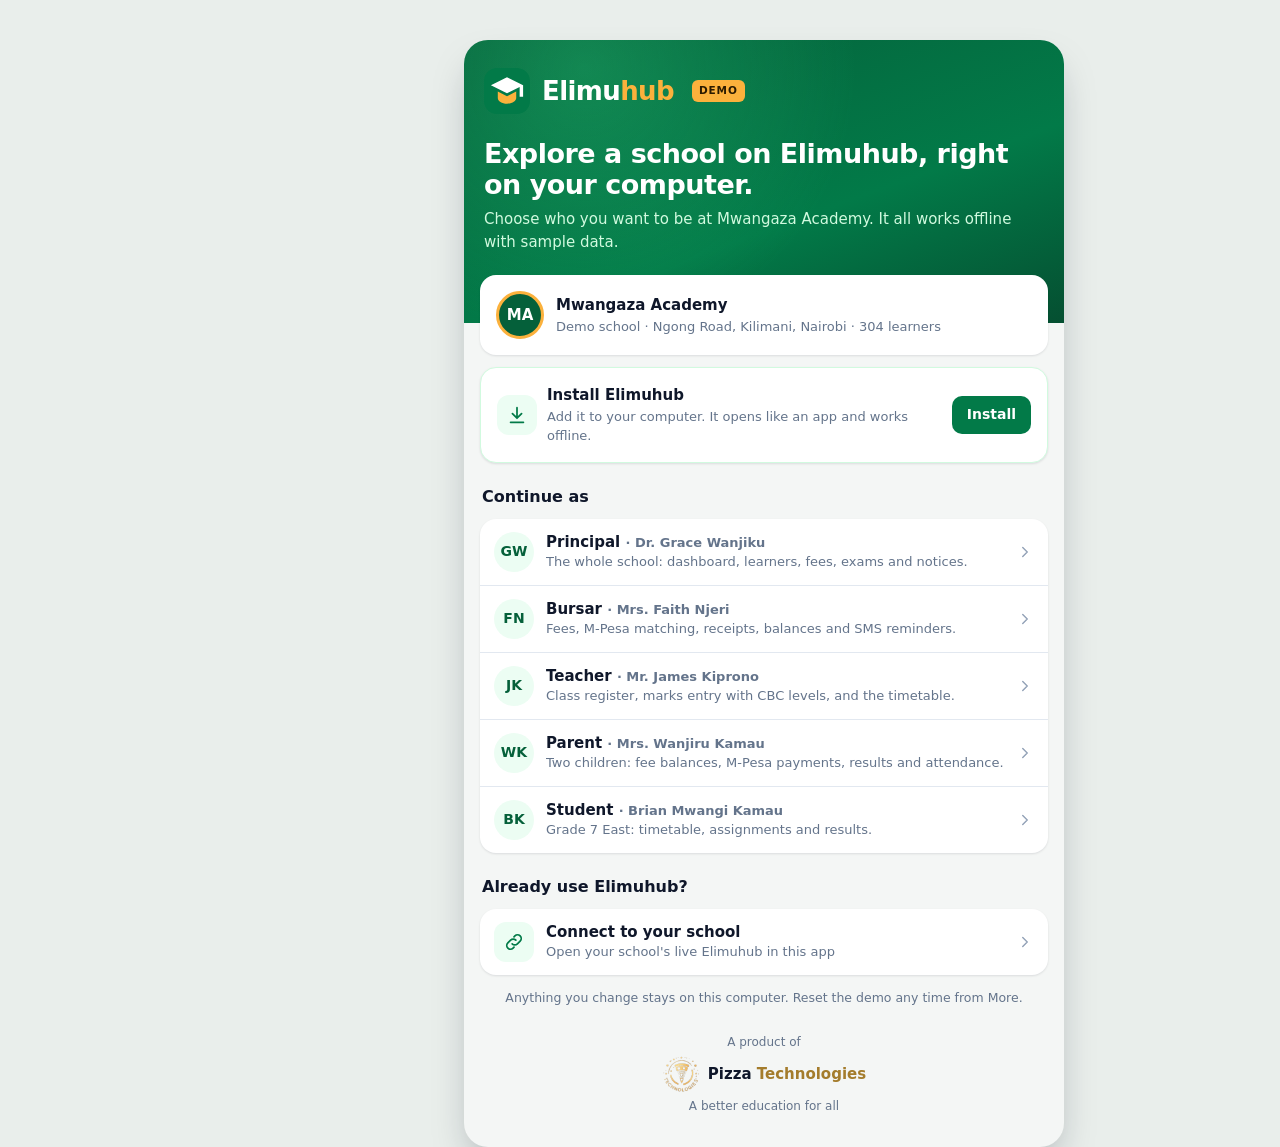
<file: app/index.html>
<!doctype html>
<html lang="en">
<head>
<meta charset="utf-8">
<meta name="viewport" content="width=device-width, initial-scale=1, viewport-fit=cover">
<meta name="theme-color" content="#05603a">
<title>Elimuhub Demo</title>
<meta name="description" content="Try Elimuhub, the school management system for Kenyan schools, as a principal, bursar, teacher, parent or student. Installs from your browser and works offline. A product of Pizza Technologies.">
<link rel="manifest" href="manifest.webmanifest">
<link rel="icon" href="icons/favicon.svg" type="image/svg+xml">
<link rel="apple-touch-icon" href="icons/apple-touch-icon.png">
<meta name="mobile-web-app-capable" content="yes">
<meta name="apple-mobile-web-app-capable" content="yes">
<meta name="apple-mobile-web-app-title" content="Elimuhub">
<meta name="apple-mobile-web-app-status-bar-style" content="black-translucent">
<link rel="stylesheet" href="app.css">
</head>
<body>
<svg width="0" height="0" style="position:absolute" aria-hidden="true">
  <defs>
    <symbol id="i-home" viewBox="0 0 24 24"><path d="M3.5 10.5 12 4l8.5 6.5V20a1 1 0 0 1-1 1H15v-6H9v6H4.5a1 1 0 0 1-1-1v-9.5Z"/></symbol>
    <symbol id="i-users" viewBox="0 0 24 24"><circle cx="9" cy="8" r="3.2"/><path d="M3 20a6 6 0 0 1 12 0"/><circle cx="17" cy="9.5" r="2.4"/><path d="M15.5 14.5A5 5 0 0 1 21 19.5"/></symbol>
    <symbol id="i-wallet" viewBox="0 0 24 24"><path d="M4 7h14a2 2 0 0 1 2 2v9a2 2 0 0 1-2 2H6a2 2 0 0 1-2-2V7Zm0 0V6a2 2 0 0 1 2-2h10"/><circle cx="16" cy="13.5" r="1.3"/></symbol>
    <symbol id="i-book" viewBox="0 0 24 24"><path d="M5 4.5A1.5 1.5 0 0 1 6.5 3H19v14H6.5A1.5 1.5 0 0 0 5 18.5v-14Z"/><path d="M5 18.5A1.5 1.5 0 0 0 6.5 20H19M9 7h6"/></symbol>
    <symbol id="i-grid" viewBox="0 0 24 24"><rect x="4" y="4" width="6.5" height="6.5" rx="1.5"/><rect x="13.5" y="4" width="6.5" height="6.5" rx="1.5"/><rect x="4" y="13.5" width="6.5" height="6.5" rx="1.5"/><rect x="13.5" y="13.5" width="6.5" height="6.5" rx="1.5"/></symbol>
    <symbol id="i-bell" viewBox="0 0 24 24"><path d="M6 16V11a6 6 0 1 1 12 0v5l1.5 2h-15L6 16Z"/><path d="M10 20.5a2 2 0 0 0 4 0"/></symbol>
    <symbol id="i-search" viewBox="0 0 24 24"><circle cx="11" cy="11" r="6.5"/><path d="m20 20-4.2-4.2"/></symbol>
    <symbol id="i-chev" viewBox="0 0 24 24"><path d="m9 6 6 6-6 6"/></symbol>
    <symbol id="i-back" viewBox="0 0 24 24"><path d="M19 12H5M11 6l-6 6 6 6"/></symbol>
    <symbol id="i-x" viewBox="0 0 24 24"><path d="M6 6l12 12M18 6 6 18"/></symbol>
    <symbol id="i-calendar" viewBox="0 0 24 24"><rect x="3.5" y="5" width="17" height="15" rx="2"/><path d="M3.5 10h17M8 3v4M16 3v4"/></symbol>
    <symbol id="i-clock" viewBox="0 0 24 24"><circle cx="12" cy="12" r="8.5"/><path d="M12 7.5V12l3 2"/></symbol>
    <symbol id="i-send" viewBox="0 0 24 24"><path d="M21 3 10 14M21 3l-7 18-4-7-7-4 18-7Z"/></symbol>
    <symbol id="i-phone" viewBox="0 0 24 24"><rect x="6.5" y="2.5" width="11" height="19" rx="2.5"/><path d="M11 18.5h2"/></symbol>
    <symbol id="i-check" viewBox="0 0 24 24"><path d="m5 12.5 4.5 4.5L19 7.5"/></symbol>
    <symbol id="i-plus" viewBox="0 0 24 24"><path d="M12 5v14M5 12h14"/></symbol>
    <symbol id="i-receipt" viewBox="0 0 24 24"><path d="M6 3h12v18l-3-2-3 2-3-2-3 2V3Z"/><path d="M9 8h6M9 12h6"/></symbol>
    <symbol id="i-chart" viewBox="0 0 24 24"><path d="M4 20V4M4 20h16"/><path d="M8 16v-4M12 16V8M16 16v-6"/></symbol>
    <symbol id="i-switch" viewBox="0 0 24 24"><path d="M4 8h13l-3.5-3.5M20 16H7l3.5 3.5"/></symbol>
    <symbol id="i-link" viewBox="0 0 24 24"><path d="M10 14a4 4 0 0 0 5.7 0l3-3a4 4 0 0 0-5.7-5.7l-1 1"/><path d="M14 10a4 4 0 0 0-5.7 0l-3 3a4 4 0 0 0 5.7 5.7l1-1"/></symbol>
    <symbol id="i-info" viewBox="0 0 24 24"><circle cx="12" cy="12" r="8.5"/><path d="M12 11v5M12 8h.01"/></symbol>
    <symbol id="i-refresh" viewBox="0 0 24 24"><path d="M4 12a8 8 0 0 1 13.7-5.7L20 8.5M20 4v4.5h-4.5M20 12a8 8 0 0 1-13.7 5.7L4 15.5M4 20v-4.5h4.5"/></symbol>
    <symbol id="i-register" viewBox="0 0 24 24"><rect x="5" y="4" width="14" height="17" rx="2"/><path d="M9 4.5V3h6v1.5"/><path d="m9 13 2 2 4-4"/></symbol>
    <symbol id="i-pencil" viewBox="0 0 24 24"><path d="M4 20h4L19 9a2.8 2.8 0 0 0-4-4L4 16v4Z"/><path d="m13.5 6.5 4 4"/></symbol>
    <symbol id="i-megaphone" viewBox="0 0 24 24"><path d="M4 10v4a1 1 0 0 0 1 1h2l6 4V5L7 9H5a1 1 0 0 0-1 1Z"/><path d="M17 9a4 4 0 0 1 0 6M8 15l1 5"/></symbol>
    <symbol id="i-school" viewBox="0 0 24 24"><path d="M3 21h18M5 21V10l7-5 7 5v11"/><path d="M10 21v-5h4v5M12 9.5h.01"/></symbol>
    <symbol id="i-cash" viewBox="0 0 24 24"><rect x="2.5" y="6" width="19" height="12" rx="2"/><circle cx="12" cy="12" r="2.6"/><path d="M6 9.5v5M18 9.5v5"/></symbol>
    <symbol id="i-alert" viewBox="0 0 24 24"><path d="M12 4 2.5 20h19L12 4Z"/><path d="M12 10v4M12 17h.01"/></symbol>
    <symbol id="i-share" viewBox="0 0 24 24"><circle cx="18" cy="5.5" r="2.5"/><circle cx="6" cy="12" r="2.5"/><circle cx="18" cy="18.5" r="2.5"/><path d="m8.2 10.8 7.6-4.1M8.2 13.2l7.6 4.1"/></symbol>
    <symbol id="i-lock" viewBox="0 0 24 24"><rect x="5" y="11" width="14" height="9.5" rx="2"/><path d="M8 11V8a4 4 0 0 1 8 0v3"/></symbol>
    <symbol id="i-message" viewBox="0 0 24 24"><path d="M4 5h16v11H9l-5 4V5Z"/><path d="M8 9h8M8 12h5"/></symbol>
    <symbol id="i-cap" viewBox="0 0 24 24"><path d="M12 5 2.5 9.5 12 14l9.5-4.5L12 5Z"/><path d="M6.5 11.5V16c0 1.5 2.5 3 5.5 3s5.5-1.5 5.5-3v-4.5M21.5 9.5V15"/></symbol>
    <symbol id="i-trend" viewBox="0 0 24 24"><path d="m3 17 6-6 4 4 8-8"/><path d="M15 7h6v6"/></symbol>
    <symbol id="i-globe" viewBox="0 0 24 24"><circle cx="12" cy="12" r="9"/><path d="M3 12h18M12 3c2.5 2.7 3.8 5.7 3.8 9s-1.3 6.3-3.8 9c-2.5-2.7-3.8-5.7-3.8-9S9.5 5.7 12 3Z"/></symbol>
    <symbol id="i-star" viewBox="0 0 24 24"><path d="m12 3.5 2.6 5.3 5.9.9-4.3 4.1 1 5.8L12 16.9l-5.2 2.7 1-5.8L3.5 9.7l5.9-.9L12 3.5Z"/></symbol>
    <symbol id="i-user" viewBox="0 0 24 24"><circle cx="12" cy="8" r="3.8"/><path d="M4.5 20.5a7.5 7.5 0 0 1 15 0"/></symbol>
    <symbol id="i-download" viewBox="0 0 24 24"><path d="M12 4v11M7 10.5l5 5 5-5M5 20h14"/></symbol>
    <symbol id="i-filter" viewBox="0 0 24 24"><path d="M4 5h16l-6 7.5V19l-4 1.5v-8L4 5Z"/></symbol>
  </defs>
</svg>

<div class="splash" id="splash" aria-hidden="true">
  <img class="splash-logo" src="img/elimuhub.svg" alt="">
  <h1>Elimu<b>hub</b></h1>
  <p class="tag">A better education for all</p>
  <div class="from">
    <small>from</small>
    <div class="pt"><img src="img/pizza-emblem.png" alt=""><span>Pizza <span>Technologies</span></span></div>
  </div>
</div>

<div id="app"></div>
<div class="toast" id="toast" role="status" aria-live="polite"></div>

<script src="data.js"></script>
<script src="app.js"></script>
</body>
</html>
</file>
<file: app/app.css>
:root {
  --brand: #027a48;
  --brand-700: #05603a;
  --brand-800: #054f31;
  --brand-50: #ecfdf3;
  --brand-100: #d1fadf;
  --accent: #fbb13c;
  --gold: #e3c07a;
  --ink: #0f172a;
  --ink-2: #334155;
  --muted: #64748b;
  --faint: #94a3b8;
  --line: #e2e8f0;
  --bg: #f4f6f5;
  --card: #ffffff;
  --red: #d92d20;
  --red-50: #fef3f2;
  --amber: #b54708;
  --amber-50: #fffaeb;
  --blue: #1570ef;
  --blue-50: #eff8ff;
  --purple: #6941c6;
  --purple-50: #f4f3ff;
  --radius: 16px;
  --shadow: 0 1px 2px rgba(15, 23, 42, 0.05), 0 1px 3px rgba(15, 23, 42, 0.06);
  --shadow-lg: 0 20px 40px -12px rgba(15, 23, 42, 0.35);
  --font: Roboto, "Segoe UI", system-ui, -apple-system, "Helvetica Neue", Arial, sans-serif;
  color-scheme: light;
}

* { box-sizing: border-box; -webkit-tap-highlight-color: transparent; }
html, body { margin: 0; height: 100%; }
body { background: var(--bg); color: var(--ink); font: 15px/1.5 var(--font); -webkit-font-smoothing: antialiased; overscroll-behavior-y: none; }
button, input, select, textarea { font: inherit; color: inherit; }
button { cursor: pointer; }
a { color: var(--brand); text-decoration: none; }
h1, h2, h3, p { margin: 0; }
.ico { width: 22px; height: 22px; fill: none; stroke: currentColor; stroke-width: 1.9; stroke-linecap: round; stroke-linejoin: round; flex: none; }
.ico-sm { width: 18px; height: 18px; }
.sr-only { position: absolute; width: 1px; height: 1px; overflow: hidden; clip: rect(0 0 0 0); }
.muted { color: var(--muted); }
.small { font-size: 13px; }
.mono { font-family: ui-monospace, "Roboto Mono", Menlo, monospace; font-size: 12.5px; }
.red { color: var(--red); }
.green { color: var(--brand); }
.right { text-align: right; }
.nowrap { white-space: nowrap; }
.stack > * + * { margin-top: 12px; }
.row { display: flex; align-items: center; gap: 10px; }
.spacer { flex: 1; }

/* ---------- splash ---------- */
.splash {
  position: fixed; inset: 0; z-index: 100; display: flex; flex-direction: column; align-items: center; justify-content: center;
  background: radial-gradient(circle at 25% 15%, rgba(50, 213, 131, .28), transparent 50%), radial-gradient(circle at 85% 90%, rgba(251, 177, 60, .22), transparent 45%), linear-gradient(160deg, #05603a, #027a48 55%, #054f31);
  color: #fff; transition: opacity .45s ease, visibility .45s;
}
.splash.hide { opacity: 0; visibility: hidden; }
.splash-logo { width: 92px; height: 92px; border-radius: 24px; box-shadow: 0 18px 40px rgba(0, 0, 0, .25); animation: pop .6s cubic-bezier(.2, .9, .3, 1.3) both; }
.splash h1 { margin-top: 22px; font-size: 38px; font-weight: 800; letter-spacing: -1px; animation: rise .6s .1s both; }
.splash h1 b { color: var(--accent); }
.splash .tag { margin-top: 6px; color: #d1fadf; font-size: 16px; animation: rise .6s .2s both; }
.splash .from { position: absolute; bottom: calc(40px + env(safe-area-inset-bottom, 0px)); display: flex; flex-direction: column; align-items: center; gap: 6px; animation: rise .6s .35s both; }
.splash .from small { font-size: 11px; letter-spacing: .25em; text-transform: uppercase; color: rgba(255, 255, 255, .7); }
.splash .from .pt { display: flex; align-items: center; gap: 8px; font-weight: 800; font-size: 18px; }
.splash .from .pt img { width: 46px; height: 46px; }
.splash .from .pt span span { color: var(--gold); }
@keyframes pop { from { transform: scale(.6); opacity: 0; } to { transform: none; opacity: 1; } }
@keyframes rise { from { transform: translateY(12px); opacity: 0; } to { transform: none; opacity: 1; } }

/* ---------- shell ---------- */
#app { max-width: 600px; margin: 0 auto; min-height: 100%; position: relative; }
.topbar {
  position: sticky; top: 0; z-index: 20; display: flex; align-items: center; gap: 10px; min-height: 60px;
  padding: calc(8px + env(safe-area-inset-top, 0px)) 12px 8px 16px;
  background: var(--brand-700); color: #fff;
}
.topbar .school { min-width: 0; flex: 1; }
.topbar .school strong { display: block; font-size: 16px; font-weight: 700; white-space: nowrap; overflow: hidden; text-overflow: ellipsis; }
.topbar .school span { display: block; font-size: 12.5px; color: #a6f4c5; }
.topbar .school span { white-space: nowrap; overflow: hidden; text-overflow: ellipsis; }
.topbar .school .demo-chip { display: inline-block; font-size: 9.5px; color: #2b1b00; padding: 1px 5px; margin: 0 6px 0 0; vertical-align: 1px; }
.topbar .mark { width: 36px; height: 36px; border-radius: 10px; flex: none; }
.icon-btn { position: relative; display: grid; place-items: center; width: 42px; height: 42px; border-radius: 12px; border: 0; background: transparent; color: inherit; }
.icon-btn:active { background: rgba(255, 255, 255, .14); }
.icon-btn .dot { position: absolute; top: 6px; right: 6px; min-width: 18px; height: 18px; padding: 0 5px; border-radius: 99px; background: var(--accent); color: #2b1b00; font-size: 11px; font-weight: 800; display: grid; place-items: center; border: 2px solid var(--brand-700); }
.avatar { display: grid; place-items: center; width: 40px; height: 40px; border-radius: 50%; background: var(--brand-50); color: var(--brand-700); font-weight: 700; font-size: 14px; flex: none; }
.topbar .avatar { width: 36px; height: 36px; background: rgba(255, 255, 255, .16); color: #fff; border: 0; }
.avatar.f { background: #fdf2fa; color: #c11574; }
.avatar.m { background: var(--blue-50); color: var(--blue); }
.demo-chip { font-size: 10.5px; font-weight: 800; letter-spacing: .08em; padding: 3px 7px; border-radius: 6px; background: var(--accent); color: #2b1b00; vertical-align: 2px; margin-left: 6px; }

.page { padding: 16px 16px calc(96px + env(safe-area-inset-bottom, 0px)); }
.page.plain { padding-bottom: 32px; }
.page-head { display: flex; align-items: center; gap: 8px; margin-bottom: 14px; }
.page-head h1 { font-size: 22px; font-weight: 800; letter-spacing: -.3px; }
.page-head .back { margin-left: -8px; color: var(--ink); }
.page-head .back:active { background: var(--line); }
.greet h1 { font-size: 24px; font-weight: 800; letter-spacing: -.4px; }
.greet p { color: var(--muted); font-size: 14px; }
.section-title { display: flex; align-items: center; justify-content: space-between; margin: 22px 2px 10px; }
.section-title h2 { font-size: 16px; font-weight: 700; }
.section-title a, .link-btn { font-size: 14px; font-weight: 600; color: var(--brand); background: none; border: 0; padding: 4px; }

.tabbar {
  position: fixed; left: 0; right: 0; bottom: 0; z-index: 20; display: flex; justify-content: center;
  background: #fff; border-top: 1px solid var(--line); padding-bottom: env(safe-area-inset-bottom, 0px);
}
.tabbar nav { display: flex; width: 100%; max-width: 600px; }
.tabbar a { flex: 1; min-width: 0; display: flex; flex-direction: column; align-items: center; gap: 2px; padding: 9px 2px 8px; color: var(--muted); font-size: 11px; font-weight: 600; }
.tabbar a .pill { display: grid; place-items: center; width: 56px; height: 30px; border-radius: 99px; transition: background .15s; }
.tabbar a.on { color: var(--brand-700); }
.tabbar a.on .pill { background: var(--brand-100); }
.tabbar a span:last-child { max-width: 100%; overflow: hidden; text-overflow: ellipsis; white-space: nowrap; }

/* ---------- cards & lists ---------- */
.card { background: var(--card); border-radius: var(--radius); box-shadow: var(--shadow); padding: 16px; }
.card.flush { padding: 0; overflow: hidden; }
.card h3 { font-size: 15px; font-weight: 700; }
.card + .card { margin-top: 12px; }
.hero-card { background: linear-gradient(150deg, #05603a, #027a48); color: #fff; }
.hero-card .muted { color: #a6f4c5; }
.kpis { display: grid; grid-template-columns: repeat(2, minmax(0, 1fr)); gap: 10px; }
.kpi { background: var(--card); border-radius: 14px; box-shadow: var(--shadow); padding: 14px; min-width: 0; }
.kpi .k-ico { width: 34px; height: 34px; border-radius: 10px; display: grid; place-items: center; background: var(--brand-50); color: var(--brand); margin-bottom: 10px; }
.kpi.blue .k-ico { background: var(--blue-50); color: var(--blue); }
.kpi.amber .k-ico { background: var(--amber-50); color: var(--amber); }
.kpi.red .k-ico { background: var(--red-50); color: var(--red); }
.kpi.purple .k-ico { background: var(--purple-50); color: var(--purple); }
.kpi small { display: block; color: var(--muted); font-size: 12.5px; line-height: 1.3; }
.kpi strong { display: block; font-size: 20px; font-weight: 800; letter-spacing: -.3px; white-space: nowrap; overflow: hidden; text-overflow: ellipsis; }
.kpi em { display: block; font-style: normal; font-size: 12px; color: var(--muted); margin-top: 2px; }

.list { background: var(--card); border-radius: var(--radius); box-shadow: var(--shadow); overflow: hidden; }
.item { display: flex; align-items: center; gap: 12px; padding: 13px 14px; width: 100%; text-align: left; background: none; border: 0; color: inherit; min-height: 60px; }
.item + .item { border-top: 1px solid var(--line); }
button.item:active, a.item:active { background: #f8fafc; }
.item .body { flex: 1; min-width: 0; }
.item .t { display: block; font-weight: 600; font-size: 15px; line-height: 1.35; overflow: hidden; text-overflow: ellipsis; }
.item .s { display: block; color: var(--muted); font-size: 13px; line-height: 1.4; overflow: hidden; text-overflow: ellipsis; }
.item .end { text-align: right; flex: none; }
.item .end strong { display: block; font-size: 14.5px; }
.item .end small { display: block; color: var(--muted); font-size: 12px; }
.item .chev { color: var(--faint); }
.item.unread .t::before { content: ""; display: inline-block; width: 8px; height: 8px; border-radius: 50%; background: var(--brand); margin-right: 7px; vertical-align: 1px; }
.lead-ico { width: 40px; height: 40px; border-radius: 12px; display: grid; place-items: center; background: var(--brand-50); color: var(--brand); flex: none; }
.lead-ico.blue { background: var(--blue-50); color: var(--blue); }
.lead-ico.amber { background: var(--amber-50); color: var(--amber); }
.lead-ico.red { background: var(--red-50); color: var(--red); }
.lead-ico.purple { background: var(--purple-50); color: var(--purple); }
.lead-ico.grey { background: #f1f5f9; color: var(--muted); }

.badge { display: inline-flex; align-items: center; gap: 4px; padding: 3px 9px; border-radius: 99px; font-size: 12px; font-weight: 700; background: #f1f5f9; color: var(--ink-2); white-space: nowrap; }
.badge.green { background: var(--brand-50); color: var(--brand-700); }
.badge.red { background: var(--red-50); color: var(--red); }
.badge.amber { background: var(--amber-50); color: var(--amber); }
.badge.blue { background: var(--blue-50); color: var(--blue); }
.lv { display: inline-grid; place-items: center; min-width: 42px; height: 26px; padding: 0 7px; border-radius: 8px; color: #fff; font-weight: 800; font-size: 12px; }
.lv-EE, .lv-EE1, .lv-EE2 { background: #027a48; }
.lv-ME, .lv-ME1, .lv-ME2 { background: #1570ef; }
.lv-AE, .lv-AE1, .lv-AE2 { background: #f79009; }
.lv-BE, .lv-BE1, .lv-BE2 { background: #d92d20; }
.lv-none { background: #cbd5e1; }

.progress { height: 10px; border-radius: 99px; background: var(--line); overflow: hidden; }
.progress > i { display: block; height: 100%; border-radius: 99px; background: linear-gradient(90deg, #12b76a, #027a48); }
.hero-card .progress { background: rgba(255, 255, 255, .2); }
.hero-card .progress > i { background: var(--accent); }

.chips { display: flex; gap: 8px; overflow-x: auto; padding: 2px 2px 4px; margin: 0 -16px; padding-left: 16px; padding-right: 16px; scrollbar-width: none; }
.chips::-webkit-scrollbar { display: none; }
.chip { flex: none; padding: 8px 14px; border-radius: 99px; border: 1px solid var(--line); background: #fff; font-size: 14px; font-weight: 600; color: var(--ink-2); }
.chip.on { background: var(--brand-700); border-color: var(--brand-700); color: #fff; }

.seg { display: flex; background: #e9eeec; border-radius: 12px; padding: 4px; gap: 4px; }
.seg button { flex: 1; border: 0; background: transparent; padding: 8px 6px; border-radius: 9px; font-weight: 600; font-size: 14px; color: var(--muted); }
.seg button.on { background: #fff; color: var(--ink); box-shadow: var(--shadow); }

.btn { display: inline-flex; align-items: center; justify-content: center; gap: 8px; min-height: 48px; padding: 0 18px; border-radius: 12px; border: 1px solid transparent; font-weight: 700; font-size: 15px; background: var(--brand); color: #fff; white-space: nowrap; }
.btn:active { transform: translateY(1px); background: var(--brand-700); }
.btn.block { width: 100%; }
.btn.ghost { background: #fff; color: var(--ink); border-color: var(--line); }
.btn.ghost:active { background: #f8fafc; }
.btn.soft { background: var(--brand-50); color: var(--brand-700); }
.btn.danger { background: var(--red); }
.btn.accent { background: var(--accent); color: #2b1b00; }
.btn.sm { min-height: 38px; padding: 0 14px; font-size: 14px; border-radius: 10px; }
.btn[disabled] { opacity: .5; pointer-events: none; }
.btn-row { display: flex; gap: 10px; }
.btn-row > * { flex: 1; }
.fab { position: fixed; right: max(16px, calc(50vw - 284px)); bottom: calc(84px + env(safe-area-inset-bottom, 0px)); z-index: 15; display: inline-flex; align-items: center; gap: 8px; height: 54px; padding: 0 20px; border-radius: 18px; border: 0; background: var(--brand-700); color: #fff; font-weight: 700; box-shadow: var(--shadow-lg); }

.actions { display: grid; grid-template-columns: repeat(4, minmax(0, 1fr)); gap: 8px; }
.action { display: flex; flex-direction: column; align-items: center; gap: 6px; padding: 12px 4px; border-radius: 14px; background: #fff; border: 0; box-shadow: var(--shadow); font-size: 12px; font-weight: 600; color: var(--ink-2); text-align: center; line-height: 1.25; }
.action .lead-ico { width: 38px; height: 38px; }

.field { display: block; }
.field + .field { margin-top: 14px; }
.field label, .label { display: block; font-size: 13px; font-weight: 600; color: var(--ink-2); margin-bottom: 6px; }
.input { width: 100%; min-height: 48px; padding: 10px 14px; border: 1px solid #cbd5e1; border-radius: 12px; background: #fff; font-size: 16px; outline: none; }
.input:focus { border-color: var(--brand); box-shadow: 0 0 0 3px rgba(2, 122, 72, .15); }
textarea.input { min-height: 110px; resize: vertical; }
.search { position: relative; }
.search .ico { position: absolute; left: 13px; top: 13px; color: var(--faint); }
.search .input { padding-left: 42px; }
.hint { margin-top: 6px; font-size: 12.5px; color: var(--muted); }

.note { display: flex; gap: 10px; padding: 12px 14px; border-radius: 12px; background: var(--amber-50); color: #7a2e0e; font-size: 13.5px; }
.note.green { background: var(--brand-50); color: var(--brand-800); }
.note.blue { background: var(--blue-50); color: #194185; }
.note .ico { width: 20px; height: 20px; margin-top: 1px; }

.empty { text-align: center; padding: 28px 16px; color: var(--muted); }
.empty .lead-ico { margin: 0 auto 10px; }

/* ---------- tables ---------- */
.tbl { width: 100%; border-collapse: collapse; font-size: 14px; }
.tbl th { text-align: left; font-size: 12px; color: var(--muted); font-weight: 600; padding: 8px 10px; border-bottom: 1px solid var(--line); background: #f8fafc; }
.tbl td { padding: 10px; border-bottom: 1px solid var(--line); vertical-align: middle; }
.tbl tr:last-child td { border-bottom: 0; }
.tbl .num { text-align: right; font-variant-numeric: tabular-nums; }

/* ---------- chart ---------- */
.bars { display: flex; align-items: flex-end; gap: 8px; height: 150px; padding-top: 8px; }
.bars .b { flex: 1; display: flex; flex-direction: column; align-items: center; justify-content: flex-end; gap: 6px; height: 100%; min-width: 0; }
.bars .b i { display: block; width: 100%; max-width: 30px; border-radius: 7px 7px 3px 3px; background: linear-gradient(180deg, #32d583, #027a48); min-height: 3px; }
.bars .b.now i { background: linear-gradient(180deg, #fdb022, #f79009); }
.bars .b span { font-size: 11px; color: var(--muted); }
.meter { display: grid; grid-template-columns: 74px minmax(0, 1fr) auto; gap: 10px; align-items: center; font-size: 13.5px; }
.meter + .meter { margin-top: 10px; }
.meter .progress { height: 8px; }

/* ---------- attendance register ---------- */
.reg { display: flex; gap: 6px; }
.reg button { width: 40px; height: 36px; border-radius: 10px; border: 1px solid var(--line); background: #fff; font-weight: 800; font-size: 13px; color: var(--muted); }
.reg button.on.P { background: var(--brand); border-color: var(--brand); color: #fff; }
.reg button.on.A { background: var(--red); border-color: var(--red); color: #fff; }
.reg button.on.L { background: #f79009; border-color: #f79009; color: #fff; }
.sticky-foot { position: sticky; bottom: calc(72px + env(safe-area-inset-bottom, 0px)); margin-top: 14px; z-index: 5; }
.sticky-foot .btn { box-shadow: var(--shadow-lg); }

.mark-input { width: 76px; min-height: 42px; text-align: center; font-weight: 700; font-size: 16px; padding: 6px; }

/* ---------- calendar ---------- */
.cal { display: grid; grid-template-columns: repeat(7, minmax(0, 1fr)); gap: 6px; text-align: center; }
.cal .dow { font-size: 11px; color: var(--muted); font-weight: 700; }
.cal .d { aspect-ratio: 1; display: grid; place-items: center; border-radius: 10px; font-size: 13px; font-weight: 600; background: #f8fafc; color: var(--faint); }
.cal .d.P { background: var(--brand-50); color: var(--brand-700); }
.cal .d.A { background: var(--red); color: #fff; }
.cal .d.L { background: #fef0c7; color: var(--amber); }
.cal .d.today { outline: 2px solid var(--brand); outline-offset: 1px; }
.legend { display: flex; flex-wrap: wrap; gap: 14px; font-size: 12.5px; color: var(--muted); margin-top: 12px; }
.legend i { display: inline-block; width: 12px; height: 12px; border-radius: 4px; margin-right: 5px; vertical-align: -1px; }

/* ---------- timetable ---------- */
.days { display: grid; grid-template-columns: repeat(5, minmax(0, 1fr)); gap: 6px; }
.days button { border: 1px solid var(--line); background: #fff; border-radius: 12px; padding: 8px 0; font-weight: 700; font-size: 13px; color: var(--ink-2); }
.days button small { display: block; font-size: 11px; font-weight: 500; color: var(--muted); }
.days button.on { background: var(--brand-700); border-color: var(--brand-700); color: #fff; }
.days button.on small { color: #a6f4c5; }
.slot { display: flex; gap: 12px; padding: 12px 14px; align-items: center; }
.slot + .slot { border-top: 1px solid var(--line); }
.slot time { width: 52px; flex: none; font-size: 12.5px; color: var(--muted); font-variant-numeric: tabular-nums; line-height: 1.3; }
.slot.brk { background: #f8fafc; padding-top: 7px; padding-bottom: 7px; color: var(--muted); font-size: 13px; }
.slot.mine { background: var(--brand-50); }
.slot.now { box-shadow: inset 4px 0 0 var(--accent); }

/* ---------- sheet ---------- */
.scrim { position: fixed; inset: 0; z-index: 60; background: rgba(15, 23, 42, .45); opacity: 0; transition: opacity .2s; }
.scrim.show { opacity: 1; }
.sheet {
  position: fixed; left: 0; right: 0; bottom: 0; z-index: 61; max-width: 600px; margin: 0 auto; max-height: 92vh; display: flex; flex-direction: column;
  background: #fff; border-radius: 22px 22px 0 0; transform: translateY(105%); transition: transform .28s cubic-bezier(.2, .8, .2, 1);
  padding-bottom: env(safe-area-inset-bottom, 0px);
}
.sheet.show { transform: none; }
.sheet .grab { width: 40px; height: 5px; border-radius: 99px; background: #cbd5e1; margin: 9px auto 0; flex: none; }
.sheet .s-head { display: flex; align-items: center; gap: 8px; padding: 10px 12px 6px 20px; flex: none; }
.sheet .s-head h2 { flex: 1; font-size: 18px; font-weight: 800; }
.sheet .s-body { overflow-y: auto; padding: 8px 20px 22px; -webkit-overflow-scrolling: touch; }

/* M-Pesa prompt */
.stk { background: #1f2937; color: #fff; border-radius: 18px; padding: 20px; }
.stk p { font-size: 15px; line-height: 1.5; }
.stk .pin { margin-top: 14px; width: 100%; height: 50px; border-radius: 10px; border: 0; background: #111827; color: #fff; font-size: 26px; letter-spacing: 12px; text-align: center; outline: none; }
.stk .stk-actions { display: flex; justify-content: flex-end; gap: 22px; margin-top: 16px; }
.stk .stk-actions button { background: none; border: 0; color: #86efac; font-weight: 800; letter-spacing: .06em; font-size: 15px; }
.spinner { width: 46px; height: 46px; border-radius: 50%; border: 4px solid var(--brand-100); border-top-color: var(--brand); animation: spin .8s linear infinite; margin: 10px auto 16px; }
@keyframes spin { to { transform: rotate(360deg); } }
.success-ico { width: 72px; height: 72px; border-radius: 50%; display: grid; place-items: center; background: var(--brand-50); color: var(--brand); margin: 6px auto 14px; animation: pop .5s both; }
.success-ico .ico { width: 38px; height: 38px; stroke-width: 2.6; }
.center { text-align: center; }

/* receipt & report card */
.doc { border: 1px solid var(--line); border-radius: 14px; padding: 16px; background: #fff; }
.doc-head { display: flex; gap: 12px; align-items: center; padding-bottom: 12px; border-bottom: 2px solid var(--brand); }
.crest { width: 48px; height: 48px; border-radius: 50%; display: grid; place-items: center; background: var(--brand-700); color: #fff; font-weight: 800; flex: none; border: 3px solid var(--accent); }
.doc-head strong { display: block; font-size: 16px; letter-spacing: .02em; }
.doc-head span { display: block; font-size: 12px; color: var(--muted); }
.doc-title { text-align: center; font-weight: 800; letter-spacing: .08em; font-size: 13px; margin: 12px 0 10px; }
.kv { display: grid; grid-template-columns: repeat(2, minmax(0, 1fr)); gap: 8px 14px; font-size: 13px; margin-bottom: 12px; }
.kv div span { display: block; color: var(--muted); font-size: 11.5px; }
.kv div b { font-weight: 700; }
.totals { display: grid; grid-template-columns: repeat(3, minmax(0, 1fr)); gap: 8px; margin: 12px 0; }
.totals div { background: #f8fafc; border-radius: 10px; padding: 8px; text-align: center; }
.totals span { display: block; font-size: 11px; color: var(--muted); }
.totals b { font-size: 16px; }
.remark { font-size: 13px; background: #f8fafc; border-radius: 10px; padding: 10px 12px; margin-top: 8px; }
.remark b { display: block; font-size: 11.5px; color: var(--muted); font-weight: 700; text-transform: uppercase; letter-spacing: .05em; margin-bottom: 2px; }

/* ---------- welcome ---------- */
.welcome-top { background: radial-gradient(circle at 20% 10%, rgba(50, 213, 131, .3), transparent 50%), linear-gradient(160deg, #05603a, #027a48 60%, #054f31); color: #fff; padding: calc(28px + env(safe-area-inset-top, 0px)) 20px 70px; }
.welcome-top .brand { display: flex; align-items: center; gap: 12px; }
.welcome-top .brand img { width: 46px; height: 46px; border-radius: 13px; }
.welcome-top .brand strong { font-size: 26px; font-weight: 800; letter-spacing: -.6px; }
.welcome-top .brand strong b { color: var(--accent); }
.welcome-top h1 { margin-top: 24px; font-size: 27px; line-height: 1.15; font-weight: 800; letter-spacing: -.5px; }
.welcome-top p { margin-top: 8px; color: #d1fadf; font-size: 15px; }
.welcome-body { margin-top: -48px; padding: 0 16px 32px; }
.school-card { display: flex; gap: 12px; align-items: center; }
.install-card { margin-top: 12px; border: 1px solid var(--brand-100); }
.side-brand { display: none; }
.pt-foot { display: flex; flex-direction: column; align-items: center; gap: 4px; margin-top: 26px; color: var(--muted); font-size: 12px; }
.pt-foot .pt { display: flex; align-items: center; gap: 8px; font-weight: 800; color: var(--ink); font-size: 15px; }
.pt-foot .pt img { width: 38px; height: 38px; }
.pt-foot .pt span span { color: #a47c2c; }

/* ---------- toast ---------- */
.toast {
  position: fixed; left: 50%; bottom: calc(92px + env(safe-area-inset-bottom, 0px)); z-index: 80; transform: translate(-50%, 20px); opacity: 0;
  width: max-content; max-width: calc(100% - 32px); padding: 12px 16px; border-radius: 12px; background: #0f172a; color: #fff; font-size: 14px; font-weight: 500;
  box-shadow: var(--shadow-lg); transition: opacity .2s, transform .2s; pointer-events: none; display: flex; gap: 10px; align-items: center;
}
.toast.show { opacity: 1; transform: translate(-50%, 0); }
.toast .ico { color: #6ee7a8; }

/* ---------- motion ---------- */
.page > * { animation: fade .25s ease both; }
.still .page > * { animation: none; }
@keyframes fade { from { opacity: 0; transform: translateY(6px); } to { opacity: 1; transform: none; } }
@media (prefers-reduced-motion: reduce) {
  *, *::before, *::after { animation-duration: .01ms !important; transition-duration: .01ms !important; }
}

/* ---------- computers and large tablets: side navigation ---------- */
@media (min-width: 960px) {
  body { background: #e9eeeb; }
  #app { max-width: none; margin: 0; padding-left: 248px; }
  .topbar { padding-left: 28px; padding-right: 20px; }
  .topbar .mark { display: none; }
  .page { max-width: 880px; margin: 0 auto; padding: 28px 28px 56px; }
  .tabbar { top: 0; right: auto; width: 248px; flex-direction: column; justify-content: flex-start; border-top: 0; border-right: 1px solid var(--line); padding: 0; }
  .tabbar .side-brand { display: flex; align-items: center; gap: 10px; min-height: 60px; padding: 0 20px; border-bottom: 1px solid var(--line); font-size: 21px; font-weight: 800; letter-spacing: -.4px; }
  .side-brand img { width: 34px; height: 34px; border-radius: 10px; }
  .side-brand b { color: #f79009; font-weight: 800; }
  .tabbar nav { flex-direction: column; gap: 4px; padding: 14px 12px; }
  .tabbar a { flex: none; flex-direction: row; justify-content: flex-start; gap: 10px; padding: 6px 10px; font-size: 15px; border-radius: 12px; color: var(--ink-2); }
  .tabbar a:hover { background: #f1f5f3; }
  .tabbar a.on { background: var(--brand-50); }
  .tabbar a .pill { width: 34px; height: 32px; }
  .tabbar a.on .pill { background: transparent; }
  .kpis { grid-template-columns: repeat(4, minmax(0, 1fr)); }
  .fab { right: 32px; bottom: 32px; }
  .toast { bottom: 32px; }
  .sticky-foot { bottom: 16px; }
  .sheet { top: 50%; bottom: auto; left: 50%; right: auto; width: 560px; max-height: 86vh; border-radius: 22px; padding-bottom: 0; transform: translate(-50%, -46%); opacity: 0; transition: transform .22s ease, opacity .22s ease; }
  .sheet.show { transform: translate(-50%, -50%); opacity: 1; }
  .sheet .grab { display: none; }
  .sheet .s-head { padding-top: 16px; }
  .welcome { max-width: 600px; margin: 40px auto; border-radius: 24px; overflow: hidden; background: var(--bg); box-shadow: var(--shadow-lg); }
  .item { cursor: default; }
  a.item, button.item, [data-act] { cursor: pointer; }
  a.item:hover, button.item:hover { background: #f8fafc; }
}
</file>
